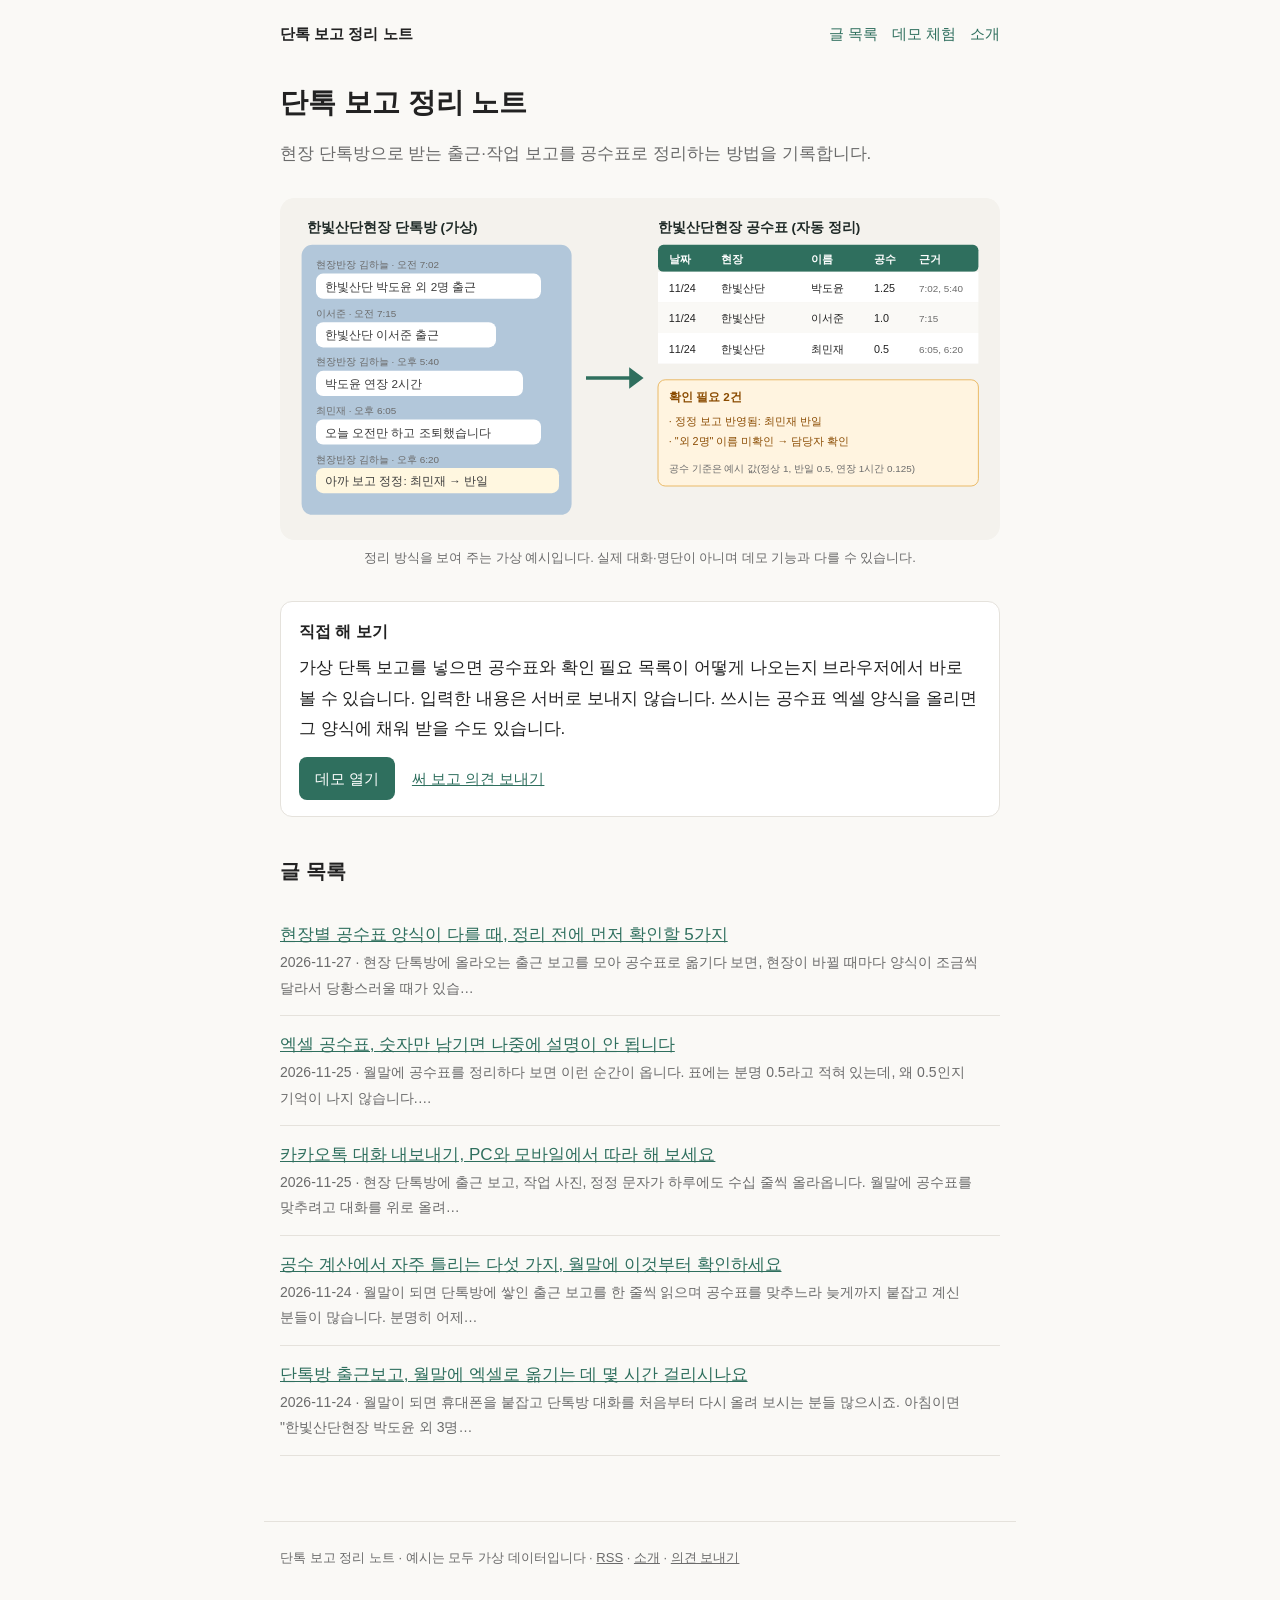
<file: index.html>
<!doctype html><html lang="ko"><head><meta charset="utf-8"><meta name="viewport" content="width=device-width,initial-scale=1"><title>단톡 보고 정리 노트</title><meta name="description" content="현장 단톡방으로 받는 출근·작업 보고를 공수표로 정리하는 방법을 기록합니다."><link rel="canonical" href="https://xoghd671652.github.io/"><link rel="icon" href="/favicon.svg" type="image/svg+xml"><link rel="apple-touch-icon" href="/apple-touch-icon.png"><link rel="alternate" type="application/rss+xml" title="단톡 보고 정리 노트" href="/feed.xml"><link rel="stylesheet" href="/style.css"><meta property="og:type" content="website"><meta property="og:site_name" content="단톡 보고 정리 노트"><meta property="og:title" content="단톡 보고 정리 노트"><meta property="og:description" content="현장 단톡방으로 받는 출근·작업 보고를 공수표로 정리하는 방법을 기록합니다."><meta property="og:url" content="https://xoghd671652.github.io/"><meta property="og:image" content="https://xoghd671652.github.io/img/og.png"><meta property="og:locale" content="ko_KR"><meta name="twitter:card" content="summary_large_image"><script type="application/ld+json">{"@context": "https://schema.org", "@type": "WebSite", "name": "단톡 보고 정리 노트", "url": "https://xoghd671652.github.io/", "inLanguage": "ko"}</script><meta name="msvalidate.01" content="B5FC4E5F736B177D6ACBA3833C8D852A"><meta name="naver-site-verification" content="8f89b6440cfc84ad4234673e2de5fc94712f2d72"><script data-goatcounter="https://dantok-note.goatcounter.com/count" async src="//gc.zgo.at/count.js"></script></head><body><header class="site"><a class="brand" href="/">단톡 보고 정리 노트</a><nav><a href="/">글 목록</a><a href="/demo/">데모 체험</a><a href="/about.html">소개</a></nav></header><main><h1>단톡 보고 정리 노트</h1><p class='intro'>현장 단톡방으로 받는 출근·작업 보고를 공수표로 정리하는 방법을 기록합니다.</p><figure><img src="/img/flow.svg" width="800" height="380" loading="lazy" alt="단톡방 출근 보고가 날짜·현장·사람별 공수표와 확인 필요 목록으로 정리되는 예시"><figcaption>정리 방식을 보여 주는 가상 예시입니다. 실제 대화·명단이 아니며 데모 기능과 다를 수 있습니다.</figcaption></figure><div class="box"><h3>직접 해 보기</h3><p>가상 단톡 보고를 넣으면 공수표와 확인 필요 목록이 어떻게 나오는지 브라우저에서 바로 볼 수 있습니다. 입력한 내용은 서버로 보내지 않습니다. 쓰시는 공수표 엑셀 양식을 올리면 그 양식에 채워 받을 수도 있습니다.</p><a class="btn" href="/demo/">데모 열기</a> <a href="https://docs.google.com/forms/d/e/1FAIpQLSdQNMnfW-nzIn9C7QTbSGf43SFmTXpxIgmlXTtVx63_FjBW1A/viewform" target="_blank" rel="noopener" style="margin-left:12px;font-size:15px">써 보고 의견 보내기</a></div><h2>글 목록</h2><ul class='list'><li><a href='/posts/2026-11-27_063908.html'>현장별 공수표 양식이 다를 때, 정리 전에 먼저 확인할 5가지</a><div class='meta'>2026-11-27 · 현장 단톡방에 올라오는 출근 보고를 모아 공수표로 옮기다 보면, 현장이 바뀔 때마다 양식이 조금씩 달라서 당황스러울 때가 있습…</div></li><li><a href='/posts/2026-11-25_063004.html'>엑셀 공수표, 숫자만 남기면 나중에 설명이 안 됩니다</a><div class='meta'>2026-11-25 · 월말에 공수표를 정리하다 보면 이런 순간이 옵니다. 표에는 분명 0.5라고 적혀 있는데, 왜 0.5인지 기억이 나지 않습니다.…</div></li><li><a href='/posts/2026-11-24_230509.html'>카카오톡 대화 내보내기, PC와 모바일에서 따라 해 보세요</a><div class='meta'>2026-11-25 · 현장 단톡방에 출근 보고, 작업 사진, 정정 문자가 하루에도 수십 줄씩 올라옵니다. 월말에 공수표를 맞추려고 대화를 위로 올려…</div></li><li><a href='/posts/2026-11-24_1603.html'>공수 계산에서 자주 틀리는 다섯 가지, 월말에 이것부터 확인하세요</a><div class='meta'>2026-11-24 · 월말이 되면 단톡방에 쌓인 출근 보고를 한 줄씩 읽으며 공수표를 맞추느라 늦게까지 붙잡고 계신 분들이 많습니다. 분명히 어제…</div></li><li><a href='/posts/2026-11-24_1601.html'>단톡방 출근보고, 월말에 엑셀로 옮기는 데 몇 시간 걸리시나요</a><div class='meta'>2026-11-24 · 월말이 되면 휴대폰을 붙잡고 단톡방 대화를 처음부터 다시 올려 보시는 분들 많으시죠. 아침이면 &quot;한빛산단현장 박도윤 외 3명…</div></li></ul></main><footer class="site">단톡 보고 정리 노트 · 예시는 모두 가상 데이터입니다 · <a href="/feed.xml">RSS</a> · <a href="/about.html">소개</a> · <a href="https://docs.google.com/forms/d/e/1FAIpQLSdQNMnfW-nzIn9C7QTbSGf43SFmTXpxIgmlXTtVx63_FjBW1A/viewform" target="_blank" rel="noopener">의견 보내기</a></footer></body></html>
</file>
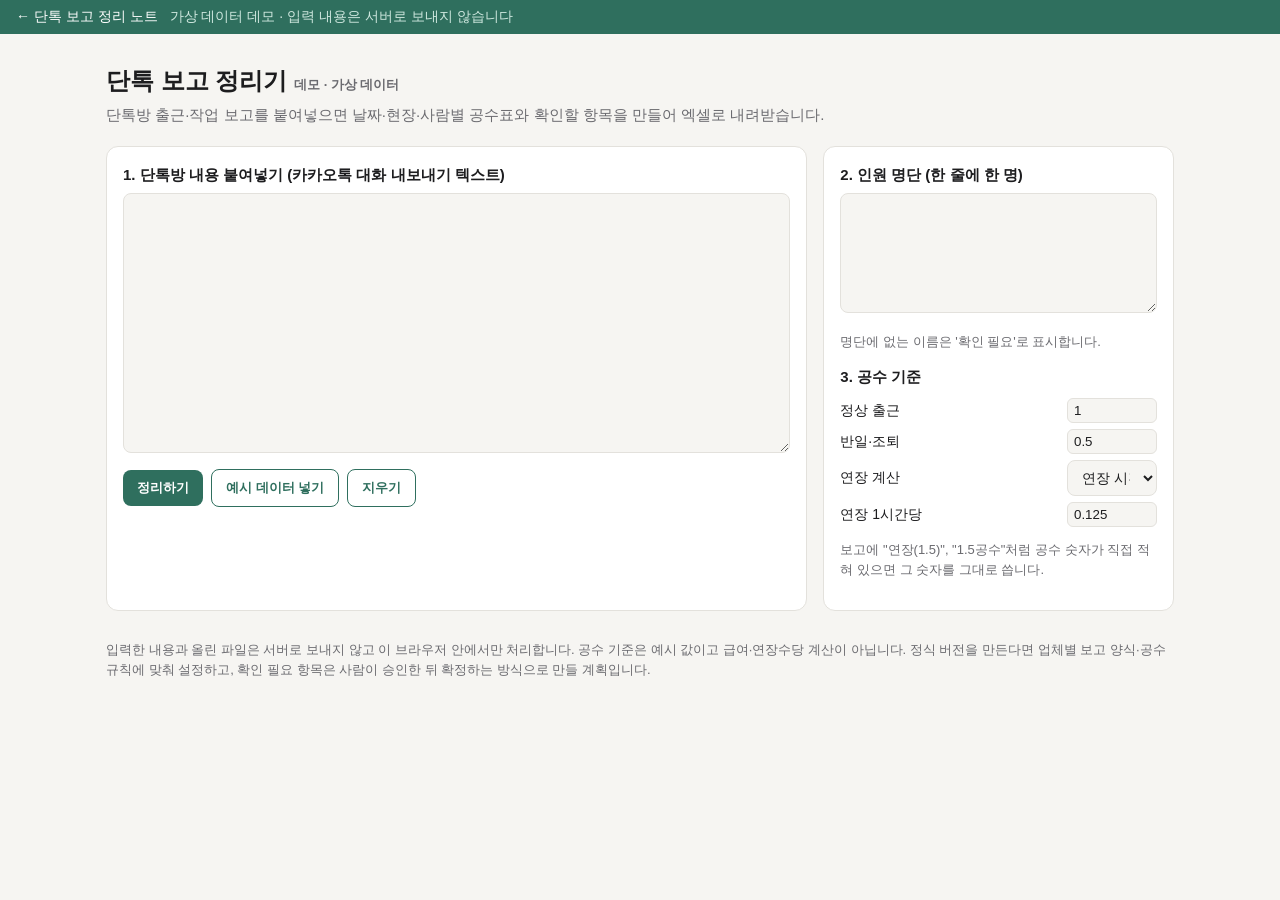
<file: demo/index.html>
<!doctype html>
<html lang="ko">
<head>
<meta charset="utf-8">
<meta name="viewport" content="width=device-width, initial-scale=1">
<title>단톡 보고 정리기</title>
<script src="xlsx.full.min.js"></script>
<script src="exceljs.min.js"></script>
<script src="jszip.min.js"></script>
<script src="template.js"></script>
<script src="xlsxfill.js"></script>
<style>
:root{--bg:#f6f5f2;--card:#fff;--ink:#1d1d1f;--sub:#6b6b70;--line:#e3e1dc;--acc:#2f6f5e;--warn:#b5651d;--warnbg:#fdf1e6;--ok:#2f6f5e}
@media (prefers-color-scheme:dark){:root:not([data-theme="light"]){--bg:#161618;--card:#1f1f22;--ink:#ececee;--sub:#9a9aa0;--line:#333338;--acc:#6fbfa6;--warn:#e7a35c;--warnbg:#2e2418}}
:root[data-theme="dark"]{--bg:#161618;--card:#1f1f22;--ink:#ececee;--sub:#9a9aa0;--line:#333338;--acc:#6fbfa6;--warn:#e7a35c;--warnbg:#2e2418}
*{box-sizing:border-box}
body{margin:0;background:var(--bg);color:var(--ink);font:15px/1.55 -apple-system,"Apple SD Gothic Neo","Malgun Gothic",sans-serif}
header{padding:28px 16px 8px;max-width:1100px;margin:auto}
h1{margin:0 0 4px;font-size:24px}
header p{margin:0;color:var(--sub)}
main{max-width:1100px;margin:auto;padding:12px 16px 48px;display:grid;grid-template-columns:minmax(0,1fr);gap:16px}
.card,.grid2>*{min-width:0}
.card{background:var(--card);border:1px solid var(--line);border-radius:12px;padding:16px}
.grid2{display:grid;grid-template-columns:2fr 1fr;gap:16px}
@media (max-width:760px){.grid2{grid-template-columns:1fr}}
label{display:block;font-weight:600;margin-bottom:6px}
textarea{width:100%;min-height:260px;border:1px solid var(--line);border-radius:8px;padding:10px;background:var(--bg);color:var(--ink);font:13px/1.5 ui-monospace,Menlo,monospace}
#roster{min-height:120px}
.row{display:flex;gap:8px;flex-wrap:wrap;align-items:center}
.set{display:grid;grid-template-columns:1fr 90px;gap:6px 10px;align-items:center;font-size:14px;margin-top:10px}
.set input{width:90px;padding:4px 6px;border:1px solid var(--line);border-radius:6px;background:var(--bg);color:var(--ink)}
button{border:0;border-radius:8px;padding:9px 14px;font-weight:600;cursor:pointer;background:var(--acc);color:#fff}
button.ghost{background:transparent;color:var(--acc);border:1px solid var(--acc)}
.stats{display:flex;gap:12px;flex-wrap:wrap}
.stat{flex:1;min-width:130px;border:1px solid var(--line);border-radius:10px;padding:10px 12px}
.stat b{display:block;font-size:22px}
.stat span{color:var(--sub);font-size:13px}
.tabs{display:flex;gap:6px;margin-bottom:10px;flex-wrap:wrap}
.tabs button{background:transparent;color:var(--sub);border:1px solid var(--line)}
.tabs button.on{background:var(--acc);color:#fff;border-color:var(--acc)}
.tw{overflow-x:auto}
dialog{border:1px solid var(--line);border-radius:12px;background:var(--card);color:var(--ink);max-width:min(520px,calc(100vw - 32px));padding:18px}
dialog::backdrop{background:rgba(0,0,0,.35)}
.tpl{margin-top:16px;border-top:1px solid var(--line);padding-top:14px}
.tpl input[type=text]{width:100%;padding:8px 10px;border:1px solid var(--line);border-radius:8px;background:var(--bg);color:var(--ink);font:inherit}
#tplInfo{white-space:pre-line}
select{border:1px solid var(--line);border-radius:8px;padding:8px 10px;background:var(--bg);color:var(--ink);font:inherit;max-width:100%}
table{border-collapse:collapse;width:100%;font-size:13px}
th,td{border-bottom:1px solid var(--line);padding:6px 8px;text-align:left;white-space:nowrap}
th{color:var(--sub);font-weight:600}
td.src{white-space:normal;color:var(--sub);min-width:220px}
tr.warn td{background:var(--warnbg)}
.tag{font-size:12px;padding:1px 6px;border-radius:10px;border:1px solid currentColor}
.tag.w{color:var(--warn)}.tag.o{color:var(--ok)}
.note{color:var(--sub);font-size:13px}
</style>
<meta name="description" content="가상 단톡 보고를 넣어 공수표와 확인 필요 목록을 만들어 보는 브라우저 데모. 입력 내용은 서버로 보내지 않습니다."><link rel="canonical" href="https://xoghd671652.github.io/demo/"><link rel="icon" href="/favicon.svg" type="image/svg+xml"><meta property="og:title" content="단톡 보고 정리기 데모"><meta property="og:image" content="https://xoghd671652.github.io/img/og.png"></head>
<body><div style="font:14px -apple-system,sans-serif;padding:8px 16px;background:#2f6f5e"><a href="/" style="color:#fff;text-decoration:none">← 단톡 보고 정리 노트</a><span style="color:#cfe8df;margin-left:12px">가상 데이터 데모 · 입력 내용은 서버로 보내지 않습니다</span></div>
<header>
  <h1>단톡 보고 정리기 <span class="note">데모 · 가상 데이터</span></h1>
  <p>단톡방 출근·작업 보고를 붙여넣으면 날짜·현장·사람별 공수표와 확인할 항목을 만들어 엑셀로 내려받습니다.</p>
</header>
<main>
  <div class="grid2">
    <div class="card">
      <label for="chat">1. 단톡방 내용 붙여넣기 (카카오톡 대화 내보내기 텍스트)</label>
      <textarea id="chat" spellcheck="false"></textarea>
      <div class="row" style="margin-top:10px">
        <button id="run">정리하기</button>
        <button class="ghost" id="sample">예시 데이터 넣기</button>
        <button class="ghost" id="clear">지우기</button>
      </div>
    </div>
    <div class="card">
      <label for="roster">2. 인원 명단 (한 줄에 한 명)</label>
      <textarea id="roster" spellcheck="false"></textarea>
      <p class="note">명단에 없는 이름은 '확인 필요'로 표시합니다.</p>
      <label style="margin-top:12px">3. 공수 기준</label>
      <div class="set">
        <span>정상 출근</span><input id="full" type="number" step="0.1" value="1">
        <span>반일·조퇴</span><input id="half" type="number" step="0.1" value="0.5">
        <span>연장 계산</span><select id="otMode" aria-label="연장 계산 방식"><option value="hour">연장 시간 × 1시간당 공수</option><option value="end">퇴근 시각 기준표</option></select>
        <span>연장 1시간당</span><input id="ot" type="number" step="0.025" value="0.125">
      </div>
      <div id="endBox" hidden style="margin-top:8px">
        <textarea id="endTable" spellcheck="false" style="min-height:90px" aria-label="퇴근 시각 기준표">17:00=1
19:30=1.4
20:00=1.5</textarea>
        <p class="note">한 줄에 "퇴근 시각=그날 공수". 보고의 "7시30분 퇴근", "19:30 퇴근"을 이 표로 바꿉니다. "연장 2시간"은 첫 줄 시각(정시)에 더해 계산합니다.</p>
      </div>
      <p class="note">보고에 "연장(1.5)", "1.5공수"처럼 공수 숫자가 직접 적혀 있으면 그 숫자를 그대로 씁니다.</p>
    </div>
  </div>

  <div class="card" id="out" hidden>
    <div class="stats" id="stats"></div>
    <div class="tabs" style="margin-top:14px">
      <button data-t="sum" class="on">사람별 공수표</button>
      <button data-t="det">상세 내역</button>
      <button data-t="rev">확인 필요</button>
    </div>
    <div class="tw" id="view"></div>
    <div class="tpl">
      <label>4. 엑셀로 받기</label>
      <div class="tabs" id="tplTabs">
        <button data-m="basic" class="on">기본 표</button>
        <button data-m="file">우리 양식 파일에 채우기</button>
        <button data-m="desc">칸 목록으로 새 양식 만들기</button>
      </div>
      <div id="tplFile" hidden>
        <input type="file" id="tplInput" accept=".xlsx">
        <p class="note">쓰시는 공수표 엑셀(.xlsx)을 올리면 성명 칸과 날짜 칸을 찾아, 채우기 전에 어느 칸을 바꾸는지 먼저 보여 드립니다. 양식 모양은 바꾸지 않고 값만 넣은 사본을 내려드립니다. 병합 칸이 많은 오래된 양식도 대부분 읽을 수 있으니, 채우기 전 미리보기에서 칸이 맞는지 확인해 주세요. 파일은 브라우저 안에서만 읽고 서버로 보내지 않습니다. .xls 파일은 엑셀에서 .xlsx로 저장한 뒤 올려 주세요.</p>
      </div>
      <div id="tplDesc" hidden>
        <input id="tplText" type="text" value="순번, 현장, 성명, 직종, 1~31, 합계, 출력일수, 비고" aria-label="칸 순서">
        <p class="note">칸 이름을 쉼표로 적으면 그 순서로 공수표를 만듭니다. 날짜 칸은 1~31, 날짜마다 근무·연장 두 칸이면 1~31(근무/OT)로 적어 주세요.</p>
      </div>
      <div class="row" style="margin-top:8px">
        <select id="tplUnit" aria-label="칸에 넣을 값"><option value="md">칸에 공수 넣기</option><option value="hours">칸에 시간 넣기 (내부 집계용 환산: 1공수=8시간 + 연장)</option></select>
        <button id="xlsx">엑셀 내려받기</button>
      </div>
      <p class="note" id="tplInfo"></p>
    </div>
    <dialog id="tplDlg" aria-labelledby="tplDlgT">
      <h3 id="tplDlgT" style="margin:0 0 8px">이 양식에 이렇게 채울까요?</h3>
      <div id="tplDlgBody" style="white-space:pre-line;font-size:14px"></div>
      <label style="font-weight:400;margin-top:10px;display:flex;gap:6px;align-items:center"><input type="checkbox" id="tplClear" checked> <span id="tplClearLabel">지난 값 지우기</span></label>
      <label id="tplAckRow" hidden style="font-weight:400;margin-top:6px;display:flex;gap:6px;align-items:center;color:var(--warn)"><input type="checkbox" id="tplAck"> <span id="tplAckLabel"></span></label>
      <p class="note">양식 모양(서식·병합·수식)과 다른 시트는 바꾸지 않고, 표시된 칸의 값만 넣거나 지웁니다. 올린 원본 파일은 그대로이고 채운 사본을 내려받습니다.</p>
      <div class="row" style="justify-content:flex-end;margin-top:10px"><button class="ghost" id="tplNo">취소</button><button id="tplYes">이대로 채우기</button></div>
    </dialog>
  </div>
  <p class="note">입력한 내용과 올린 파일은 서버로 보내지 않고 이 브라우저 안에서만 처리합니다. 공수 기준은 예시 값이고 급여·연장수당 계산이 아닙니다. 정식 버전을 만든다면 업체별 보고 양식·공수 규칙에 맞춰 설정하고, 확인 필요 항목은 사람이 승인한 뒤 확정하는 방식으로 만들 계획입니다.</p>
</main>

<script>
const SAMPLE_CHAT = `--------------- 2026년 11월 2일 월요일 ---------------
[김반장] [오전 7:05] 11/2 한빛산단현장 출근 박도윤 이서준 최하준 정민재 (4명)
[오반장] [오전 7:12] 한빛산단현장 2조 출근: 강지호, 윤시우, 장은우
[오반장] [오후 12:10] 장은우 오전 근무 후 조퇴 (반일)
[김반장] [오후 7:10] 박도윤 연장 2시간
--------------- 2026년 11월 3일 화요일 ---------------
[김반장] [오전 7:01] 한빛산단현장 출근 박도윤 이서준 최하준 정민재 한건우
[오반장] [오전 7:20] 한빛산단현장 2조 출근 강지호 윤시우 장은우
[김반장] [오전 9:30] 정정: 한건우 → 오늘 안전교육만 받고 퇴근
[오반장] [오후 6:40] 강지호 윤시우 연장 1.5시간
--------------- 2026년 11월 4일 수요일 ---------------
[김반장] [오전 7:03] 한빛산단현장 출근 박도윤 이서준 정민재 한건우 / 최하준 결근(병원)
[오반장] [오전 7:15] 한빛산단현장 2조 출근 강지호 윤시우 장은우 김태윤
[오반장] [오전 7:16] 김태윤 신규 오늘부터
[김반장] [오후 8:55] 이서준 연장 3시간`;
const SAMPLE_ROSTER = `박도윤
이서준
최하준
정민재
한건우
강지호
윤시우
장은우`;

const $ = s => document.querySelector(s);
let result = null, tab = 'sum';

function parseLines(text){
  // 카카오톡 PC 내보내기 형식과 모바일(안드로이드·아이폰) 형식을 모두 읽는다
  const out = []; let curDate = null; out.unknown = []; let orphan = false;   // orphan: 형식 모르는 줄 다음 줄들도 앞 보고에 붙이지 않음
  for (const raw of text.split(/\r?\n/)){
    const line = raw.trim(); if (!line) continue;
    let m = line.match(/(\d{4})년\s*(\d{1,2})월\s*(\d{1,2})일\s*\S*요일/);
    if (m && (/^-+/.test(line) || /^\d{4}년\s*\d{1,2}월\s*\d{1,2}일\s*\S*요일$/.test(line))) { curDate = fmt(m[1],m[2],m[3]); continue; }   // 날짜 구분 줄
    if (/^\d{4}년\s*\d{1,2}월\s*\d{1,2}일\s*(오전|오후)?\s*\d{1,2}:\d{2}$/.test(line)) { const d = line.match(/(\d{4})년\s*(\d{1,2})월\s*(\d{1,2})일/); curDate = fmt(d[1],d[2],d[3]); continue; }   // 모바일 내보내기의 시각만 있는 구분 줄
    m = line.match(/^\[([^\]]+)\]\s*\[(오전|오후)\s*(\d{1,2}):(\d{2})\]\s*(.*)$/);
    if (m) { out.push({date:curDate, who:m[1], time:`${m[2]} ${m[3]}:${m[4]}`, msg:m[5], raw:line}); orphan = false; continue; }
    m = line.match(/^(\d{4})년\s*(\d{1,2})월\s*(\d{1,2})일\s*(오전|오후)?\s*(\d{1,2}):(\d{2}),\s*([^:]+?)\s*:\s*(.*)$/);
    if (m) { curDate = fmt(m[1],m[2],m[3]); out.push({date:curDate, who:m[7], time:`${m[4]||''} ${m[5]}:${m[6]}`.trim(), msg:m[8], raw:line}); orphan = false; continue; }
    m = line.match(/^(\d{4})\.\s*(\d{1,2})\.\s*(\d{1,2})\.?\s*(오전|오후)?\s*(\d{1,2}):(\d{2}),\s*([^:]+?)\s*:\s*(.*)$/);   // 아이폰: 2026. 11. 24. 오전 7:42, 이름 : 내용
    if (m) { curDate = fmt(m[1],m[2],m[3]); out.push({date:curDate, who:m[7], time:`${m[4]||''} ${m[5]}:${m[6]}`.trim(), msg:m[8], raw:line}); orphan = false; continue; }
    if (/(카카오톡 대화|저장한 날짜|^Talk_|님과 카카오톡)/.test(line) && !out.length) continue;   // 파일 머리말
    if (!out.length || orphan || /^\d{4}\s*[.년\/-]\s*\d{1,2}|^\[[^\]]+\]\s*\[/.test(line)) { out.unknown.push(line); orphan = out.length > 0; continue; }   // 형식을 모르는 메시지 줄은 앞 보고에 붙이지 않는다
    if (out.length) { out[out.length-1].msg += ' ' + line; out[out.length-1].raw += '\n' + line; }
  }
  return out;
}
const fmt = (y,m,d) => `${y}-${String(m).padStart(2,'0')}-${String(d).padStart(2,'0')}`;

// "연장 2시간", "연장 1.5시간", "연장 1시간 30분", "연장 1시간반", "연장 15분" → 시간 수. 연장이라는 말은 있는데 시간을 못 읽으면 null.
function parseOt(seg){
  if (!/연장/.test(seg)) return undefined;
  const m = seg.match(/연장\s*(?:(\d+(?:\.\d+)?)\s*시간\s*(반)?)?\s*(?:(\d+)\s*분)?/);
  if (!m || (!m[1] && !m[3])) return null;
  if (/^\s*([\d.~\-–]|부터|에서)/.test(seg.slice(m.index + m[0].length))) return null;   // 범위(1시간~2시간)도 못 읽은 것으로   // '1시간 2..5분'처럼 뒤에 숫자가 더 붙으면 못 읽은 것으로
  return (m[1] ? parseFloat(m[1]) : 0) + (m[2] ? 0.5 : 0) + (m[3] ? parseInt(m[3], 10) / 60 : 0);
}
function analyze(chat, rosterText, rule){
  const roster = rosterText.split(/\r?\n/).map(s=>s.trim()).filter(Boolean);
  const rosterSet = new Set(roster);
  const msgs = parseLines(chat);
  const rec = new Map();   // key date|name -> record
  const review = [];
  if (msgs.unknown && msgs.unknown.length) review.push({date:'-', name:'-', reason:`형식을 알 수 없는 줄 ${msgs.unknown.length}개(카카오톡 내보내기 형식인지 확인)`, src:msgs.unknown.slice(0, 3).join(' / ')});
  const key = (d,n) => d + '|' + n;
  // 이름 후보: 띄어쓰기 단위 낱말. 명단 이름으로 시작하면(박도윤님·박도윤씨) 그 이름, 아니면 2~4자 낱말 중 동사·근태어가 아닌 것
  const rosterKo = roster.filter(n => /^[가-힣]+$/.test(n)).sort((a, b) => b.length - a.length);
  const hangulNames = s => { const out = []; for (const w of (s.match(/[가-힣]+/g) || [])) { const r = rosterKo.find(n => w === n || (w.startsWith(n) && /^(님|씨|반장|형|이형|이|가|은|는|도|만|과|와|의|께|에게|한테)$/.test(w.slice(n.length)))); if (r) { out.push(r); continue; } if (w.length >= 2 && w.length <= 4 && !/^(시간|출근|연장|조퇴|반일|결근|퇴근|정정|취소|수정|작업|오늘|내일|어제|오전|오후|점심|저녁|아침|근무|완료|도착|마치|먹고|이후)/.test(w) && !/(니다|어요|아요|했음|해요|예요|이요|함)$/.test(w)) out.push(w); } return out; };
  const latin = roster.filter(n => !/^[가-힣]+$/.test(n)).map(n => [n, new RegExp('(^|[^A-Za-z])' + n.replace(/[.*+?^${}()|[\]\\]/g, '\\$&') + '([^A-Za-z]|$)', 'i')]);   // 영문 등 한글 아닌 이름
  const STOP = new Set(['출근','연장','시간','오늘','오후','오전','조퇴','반일','결근','병원','정정','신규','부터','합니다','퇴근','안전교육','받고','현장','명','오늘부터','만','시간반','취소','수정','했습니다','합니다만']);

  for (const m of msgs){
    if (!m.date){ review.push({date:'-', name:'-', reason:'날짜를 알 수 없는 메시지', src:m.raw}); continue; }
    const text = m.msg;
    const siteM = text.match(/([가-힣A-Za-z0-9]+?)(현장|센터)/);
    const site = siteM ? siteM[1] + siteM[2] : null;
    const isCorrection = /정정|수정|취소/.test(text);
    // 본문에 적힌 날짜가 보낸 날짜와 다르면(뒤늦은 보고) 자동 반영하지 않는다
    const dm = text.match(/(\d{1,2})\s*\/\s*(\d{1,2})(?!\d)|(\d{1,2})\s*월\s*(\d{1,2})\s*일/);
    const [, mm, dd] = m.date.split('-').map(Number);
    if (/어제|그저께|전날/.test(text) || (dm && (+(dm[1]||dm[3]) !== mm || +(dm[2]||dm[4]) !== dd))) {
      review.push({date:m.date, name:'-', reason:'보고 날짜와 보낸 날짜가 다름(날짜 직접 확인, 자동 반영 안 함)', src:m.raw}); continue;
    }
    const segments = text.split(/\s\/\s/);

    for (const seg of segments){
      const names = hangulNames(seg).filter(w => !STOP.has(w) && !(site && site.includes(w)) && !/현장|센터$/.test(w));
      const known = names.filter(n => rosterSet.has(n)).concat(latin.filter(([, re]) => re.test(seg)).map(([n]) => n));
      const unknown = names.filter(n => !rosterSet.has(n) && looksLikeName(n));
      if (!known.length && !unknown.length && /출근|퇴근|연장|공수|반일|조퇴|결근/.test(seg) && !/\d+\s*명/.test(seg) && !/[A-Za-z]{2,}/.test(site ? seg.split(site).join('') : seg) && (m.who || '').trim()) { const w = m.who.trim(); if (rosterSet.has(w)) known.push(w); else if (looksLikeName(w) && /^[가-힣]+$/.test(w)) unknown.push(w); }   // 본인이 보낸 보고는 보낸 사람으로(명단 밖이면 확인 목록)   // 본인이 보낸 보고("출근했습니다")는 보낸 사람으로
      if (/출근/.test(seg) && !known.length && !unknown.length && !/\d+\s*명/.test(seg)) review.push({date:m.date, name:'(이름 없음)', reason:'출근 대상 이름을 찾지 못함(직접 확인)', src:m.raw});

      // 애매한 보고는 더하지 않고 확인 목록으로 (규칙 기반이라 확실한 것만 자동 처리)
      const people = [...new Set(known.concat(unknown))];
      const cats = ['출근', '연장', '반일|조퇴', '결근'].filter(k => new RegExp(k).test(seg));
      if (/안\s*(함|했|해|하|나|왔|옴)|않|못\s*[가-힣]|미출근|불참|없음|내일|모레|예정|할\s*예정|\?|나요|까요|했니|했냐|맞나/.test(seg) && people.length) {   // 부정·예정·질문 표현은 자동 반영하지 않음
        for (const n of people) { upsert(n,{src:m.raw}).flag = true; flag(m.date, n, '부정·예정·질문 표현이 있는 보고(직접 확인)', m.raw); }
        continue;
      }
      if (cats.length > 1 && people.length > 1) {
        for (const n of people) { upsert(n,{src:m.raw}).flag = true; flag(m.date, n, '여러 사람·여러 근태가 한 보고에 섞임(직접 확인)', m.raw); }
        continue;
      }
      const cnt = seg.match(/(외\s*)?(\d+)\s*명/);
      if (cnt && (cnt[1] || +cnt[2] !== people.length || !people.length)) review.push({date:m.date, name:(people[0]||'(이름 없음)'), reason:'인원수로 적힌 보고(빠진 이름을 직접 확인)', src:m.raw});
      if (/반일|조퇴|결근/.test(seg)) for (const n of new Set(unknown)) flag(m.date, n, '명단에 없는 이름의 근태 보고(직접 확인)', m.raw);
      if (/출근/.test(seg)){
        for (const n of known) upsert(n, {site, base: rule.full, src:m.raw});
        for (const n of unknown){ upsert(n, {site, base: rule.full, src:m.raw}); flag(m.date, n, '명단에 없는 이름(신규 인원인지 확인)', m.raw); }
      }
      // 보고에 적힌 공수 숫자("연장(1.5)", "1.5공수")는 그대로 쓴다
      const dmd = seg.match(/연장\s*[\(（]\s*(\d+(?:\.\d+)?)\s*[\)）]/) || seg.match(/(\d+(?:\.\d+)?)\s*공수/);
      const mdNums = [...new Set((seg.match(/연장\s*[\(（]\s*\d+(?:\.\d+)?\s*[\)）]|\d+(?:\.\d+)?\s*공수/g) || []).map(x => +x.match(/\d+(?:\.\d+)?/)[0]))];
      if (dmd && !isCorrection && mdNums.length > 1) { for (const n of new Set(known)) { upsert(n,{src:m.raw}).flag = true; flag(m.date, n, '한 보고에 서로 다른 공수 숫자가 있음(사람별 직접 확인)', m.raw); } }
      else if (dmd && !isCorrection) { for (const n of new Set(known)) { const r = upsert(n,{src:m.raw}); if (r.override != null && r.override !== +dmd[1]) { r.flag = true; flag(m.date, n, '같은 날 공수 숫자가 다르게 두 번 나옴(직접 확인)', m.raw); } r.override = +dmd[1]; r.note.push('보고 공수 ' + dmd[1]); } }
      // 퇴근 시각("7시30분 퇴근", "19:30 퇴근", "8시반 퇴근")
      // '오전·새벽'이 없으면 퇴근 시각은 오후로 본다
      const et = seg.match(/(오전|오후|저녁|밤|새벽)?\s*(\d{1,2})\s*(?::|시)\s*(반|\d{1,2})?\s*분?\s*(?:에\s*)?퇴근/);
      if (et && !isCorrection) { let h = +et[2]; const mi = et[3] === '반' ? 30 : +(et[3] || 0); if (/오전|새벽/.test(et[1] || '')) { if (h === 12) h = 0; } else if (h < 12) h += 12; for (const n of new Set(known)) { const r = upsert(n,{src:m.raw}); r.endMin = Math.max(r.endMin || 0, h * 60 + mi); } }
      const ot = dmd ? undefined : parseOt(seg);
      if (ot !== undefined && !isCorrection) {   // 정정·취소가 섞인 보고는 아래 정정 규칙으로 확인 목록에 간다
        const who = [...new Set(known)];   // 명단에 있는 사람만 합산. 명단 밖 후보는 확인 전까지 더하지 않는다
        const why = ot === null ? '연장 시간을 읽지 못함(직접 확인)'
          : (seg.match(/연장/g) || []).length > 1 ? '한 보고에 연장이 여러 번 나옴(사람별 직접 확인)'
          : (() => { let rest = seg.slice(0, seg.indexOf('연장')); for (const n of who) { if (!rest.includes(n)) { if (who.length === 1 && n === (m.who || '').trim() && !/[가-힣A-Za-z]/.test(rest.replace(/금일|오늘/g, ''))) continue; return true; } rest = rest.split(n).join(''); } if (site) rest = rest.split(site).join(''); return /[가-힣]/.test(rest.replace(/님|씨|반장|\d+조|금일|오늘|은|는|하고|이랑|랑|과|와|및/g, '')); })() ? '연장 대상이 분명하지 않음(다른 내용과 섞인 보고, 직접 확인)'
          : !who.length ? '연장 대상 이름을 찾지 못함(직접 확인)' : '';
        if (!why) for (const n of who) { const r = upsert(n,{src:m.raw}); if (r.otH) { r.flag = true; flag(m.date, n, '같은 날 연장 보고가 또 있음(중복 전송인지 확인)', m.raw); } r.otH += ot; }
        else if (who.length) for (const n of who) { upsert(n,{src:m.raw}).flag = true; flag(m.date, n, why, m.raw); }
        else review.push({date:m.date, name:'(이름 없음)', reason:why, src:m.raw});
        for (const n of new Set(unknown)) if (!why) flag(m.date, n, '명단에 없는 이름의 연장 보고(합산 안 함, 직접 확인)', m.raw);
      }
      if (/반일|조퇴/.test(seg)) for (const n of known) { const r = upsert(n,{src:m.raw}); r.base = Math.min(r.base || rule.half, rule.half); r.note.push('반일'); }
      if (/결근/.test(seg)) for (const n of known) { const r = upsert(n,{src:m.raw}); r.base = 0; r.note.push('결근'); }
      if (isCorrection && !known.length) review.push({date:m.date, name:(unknown[0]||'(이름 없음)'), reason:'정정·취소 보고(대상 직접 확인)', src:m.raw});
      if (isCorrection) for (const n of known) { const r = upsert(n,{src:m.raw}); r.flag = true; flag(m.date, n, '정정 보고: 공수 직접 확인 필요', m.raw); }
      if (!/출근|퇴근|연장|공수|반일|조퇴|결근|정정|수정|취소/.test(seg) && known.length) for (const n of known) flag(m.date, n, '규칙에 없는 내용이 담긴 보고', m.raw);
    }

    function upsert(n, {site:s, base, src}){
      const k = key(m.date, n);
      if (!rec.has(k)) rec.set(k, {date:m.date, name:n, site:null, base:0, otH:0, note:[], src:[], flag:false});
      const r = rec.get(k);
      if ((s||site) && !r.site) r.site = s||site;
      if (base !== undefined && r.base === 0 && !r.note.includes('결근')) r.base = base;
      if (src && !r.src.includes(src)) r.src.push(src);
      return r;
    }
  }
  function flag(date, name, reason, src){ review.push({date, name, reason, src}); const r = rec.get(key(date,name)); if (r) r.flag = true; }

  const rows = [...rec.values()].sort((a,b)=> a.date.localeCompare(b.date) || a.name.localeCompare(b.name));
  for (const r of rows){
    const table = (rule.table || []).slice().sort((a, b) => a.min - b.min);
    const lookup = mi => { let v = null; for (const t of table) if (mi >= t.min) v = t.md; return v; };
    if (r.override != null) {   // 보고에 적힌 공수. 연장 시간은 퇴근 시각이나 1시간당 공수로 되짚어 둔다(시간 양식용)
      r.total = r.override; r.otMd = r.total - r.base;
      if (r.otH) { /* 보고된 연장 시간은 그대로 둔다 */ }
      else if (rule.mode === 'end' && r.endMin && table.length) r.otH = Math.max(0, (r.endMin - table[0].min) / 60);
      else if (rule.mode !== 'end' && r.otMd > 0 && rule.ot > 0) r.otH = r.otMd / rule.ot;
      else if (r.otMd > 0) { r.otUnknown = true; review.push({date:r.date, name:r.name, reason:'보고 공수만 있어 연장 시간을 알 수 없음(공수는 반영, 시간 양식만 직접 확인)', src:r.src.join('\n')}); }   // 공수는 확실하므로 행을 보류하지 않는다
    }
    else if (rule.mode === 'end' && table.length && r.base >= rule.full && (r.endMin || r.otH)) {   // 퇴근 시각 기준표
      const end = r.endMin || table[0].min + r.otH * 60;
      const v = lookup(end); r.total = v == null ? r.base : Math.max(v, r.base); r.otMd = r.total - r.base;
      if (r.endMin) r.otH = Math.max(0, (r.endMin - table[0].min) / 60);
    } else {
      r.otMd = r.otH * rule.ot;   // 회사 반올림 기준이 정해지기 전에는 환산값을 그대로 두고, 표시할 때만 자릿수를 맞춘다
      r.total = r.base + r.otMd;
    }
    if (!r.site && r.base > 0){ r.flag = true; review.push({date:r.date, name:r.name, reason:'현장을 알 수 없음', src:r.src.join('\n')}); }
  }
  const dates = [...new Set(rows.map(r=>r.date))].sort();
  const names = [...new Set(rows.map(r=>r.name))].sort((a,b)=>{ const ia=roster.indexOf(a), ib=roster.indexOf(b); return (ia<0?999:ia)-(ib<0?999:ib); });
  return {rows, review, dates, names, msgCount: msgs.length};
}
function looksLikeName(w){ return w.length >= 2 && w.length <= 4 && !/요일|센터|현장|입니다|합니다|교육|병원/.test(w); }

function render(){
  if (!result) return;
  const {rows, review, dates, names, msgCount} = result;
  const sum = rows.reduce((s,r)=>s+r.total,0);
  $('#stats').innerHTML = [
    ['읽은 메시지', msgCount], ['인원', names.length], ['총 공수(확인 대기 포함)', show(sum)], ['확인 대기 공수', show(rows.filter(r => r.flag).reduce((t, r) => t + r.total, 0))], ['확인 필요', review.length]
  ].map(([t,v])=>`<div class="stat"><b>${v}</b><span>${t}</span></div>`).join('');
  document.querySelectorAll('.tabs [data-t]').forEach(b=>b.classList.toggle('on', b.dataset.t===tab));
  let h = '';
  if (tab==='sum'){
    h = `<table><tr><th>이름</th>${dates.map(d=>`<th>${d.slice(5)}</th>`).join('')}<th>합계</th></tr>`;
    for (const n of names){
      let t = 0;
      h += `<tr><td>${esc(n)}</td>` + dates.map(d=>{ const r = rows.find(x=>x.date===d && x.name===n); if(!r) return '<td></td>'; t+=r.total; return `<td>${show(r.total)}${r.flag?' <span class="tag w">확인</span>':''}</td>`; }).join('') + `<td><b>${show(t)}</b></td></tr>`;
    }
    h += '</table>';
  } else if (tab==='det'){
    h = `<table><tr><th>날짜</th><th>현장</th><th>이름</th><th>기본</th><th>연장(시간)</th><th>연장 공수</th><th>합계</th><th>비고</th><th>근거 보고</th></tr>`;
    for (const r of rows) h += `<tr class="${r.flag?'warn':''}"><td>${r.date}</td><td>${esc(r.site||'?')}</td><td>${esc(r.name)}</td><td>${r.base}</td><td>${r.otH||''}</td><td>${r.otMd?show(r.otMd):''}</td><td><b>${show(r.total)}</b></td><td>${esc(r.note.join(', '))}</td><td class="src">${esc(r.src.join(' / '))}</td></tr>`;
    h += '</table>';
  } else {
    h = review.length ? `<table><tr><th>날짜</th><th>이름</th><th>확인할 내용</th><th>근거 보고</th></tr>` + review.map(v=>`<tr class="warn"><td>${v.date}</td><td>${esc(v.name)}</td><td><span class="tag w">${esc(v.reason)}</span></td><td class="src">${esc(v.src)}</td></tr>`).join('') + '</table>' : '<p>확인할 항목이 없습니다.</p>';
  }
  $('#view').innerHTML = h;
  $('#out').hidden = false;
}
const show = v => String(+v.toFixed(6));          // 화면 표시용(부동소수 잡음 제거)
const esc = s => String(s).replace(/[&<>"]/g, c=>({'&':'&amp;','<':'&lt;','>':'&gt;','"':'&quot;'}[c]));

function exportXlsx(){
  const {rows, review, dates, names} = result;
  const wb = XLSX.utils.book_new();
  const sumAoa = [['이름', ...dates, '합계']].concat(names.map(n=>{ let t=0; const cells = dates.map(d=>{ const r=rows.find(x=>x.date===d&&x.name===n); if(!r) return ''; t+=r.total; return r.total; }); return [n, ...cells, t]; }));
  XLSX.utils.book_append_sheet(wb, XLSX.utils.aoa_to_sheet(sumAoa), '사람별 공수표');
  XLSX.utils.book_append_sheet(wb, XLSX.utils.json_to_sheet(rows.map(r=>({날짜:r.date, 현장:r.site||'', 이름:r.name, 기본공수:r.base, 연장시간:r.otH, 연장공수:r.otMd, 합계:r.total, 비고:r.note.join(', '), 확인필요:r.flag?'Y':'', 근거보고:r.src.join(' / ')}))), '상세 내역');
  XLSX.utils.book_append_sheet(wb, XLSX.utils.json_to_sheet(review.map(v=>({날짜:v.date, 이름:v.name, 확인할내용:v.reason, 근거보고:v.src}))), '확인 필요');
  XLSX.writeFile(wb, `공수정리_${dates[0]||''}_${dates[dates.length-1]||''}.xlsx`);
}

$('#otMode').onchange = () => { $('#endBox').hidden = $('#otMode').value !== 'end'; };
$('#sample').onclick = () => { $('#chat').value = SAMPLE_CHAT; $('#roster').value = SAMPLE_ROSTER; };
$('#clear').onclick = () => { $('#chat').value = ''; $('#out').hidden = true; result = null; };
$('#run').onclick = () => {
  const table = $('#endTable').value.split(/\r?\n/).map(l => l.match(/^\s*(\d{1,2}):(\d{2})\s*[=\s]\s*(\d+(?:\.\d+)?)\s*$/)).filter(Boolean).map(m => ({min: +m[1] * 60 + +m[2], md: +m[3]}));
  const rule = {full:+$('#full').value, half:+$('#half').value, ot:+$('#ot').value, mode: $('#otMode').value, table};
  result = analyze($('#chat').value, $('#roster').value, rule); tab = 'sum'; render();
};
document.querySelectorAll('.tabs [data-t]').forEach(b => b.onclick = () => { tab = b.dataset.t; render(); });
// ── 엑셀로 받기: 기본 표 / 고객 양식 파일에 채우기 / 칸 목록으로 새 양식
let tplMode = 'basic', tplBuf = null, tplName = '';
document.querySelectorAll('#tplTabs button').forEach(b => b.onclick = () => {
  tplMode = b.dataset.m;
  document.querySelectorAll('#tplTabs button').forEach(x => x.classList.toggle('on', x === b));
  $('#tplFile').hidden = tplMode !== 'file'; $('#tplDesc').hidden = tplMode !== 'desc'; $('#tplInfo').textContent = '';
});
const info = t => { $('#tplInfo').textContent = t; };
function saveBuffer(buf, name){
  const url = URL.createObjectURL(new Blob([buf], {type:'application/vnd.openxmlformats-officedocument.spreadsheetml.sheet'}));
  const a = document.createElement('a'); a.href = url; a.download = name; document.body.appendChild(a); a.click(); a.remove();
  setTimeout(() => URL.revokeObjectURL(url), 5000);
}
const tplOpts = () => ({ unit: $('#tplUnit').value, hoursPerMd: 8 });
// 양식 채우기: 미리보기(plan)로 바꿀 칸 목록을 만들고, 확인을 받은 뒤 그 칸 값만 써 넣는다(apply)
const XDEPS = () => ({ XLSX: window.XLSX, Tmpl: window.Tmpl, JSZip: window.JSZip, DOMParser, XMLSerializer });
function planFill(clear){ try { return XFill.plan(XDEPS(), new Uint8Array(tplBuf), result, Object.assign(tplOpts(), { clear })); } catch (e) { return { error: e.message }; } }
function dlgBody(p){
  const st = p.rep.structure, c = st.cols;
  return [
    `시트: 「${p.sheet}」`,
    `성명 ${c.name}열 · 날짜 칸 ${st.dayCount}개${st.pairs ? '(근무/O·T 두 칸)' : ''}${c.total ? ` · 합계 ${c.total}열` : ''} · ${st.start}행부터`,
    `넣을 칸 ${p.rep.plan.fill}개 (${p.rep.placed.length}명) · 지울 칸 ${p.rep.plan.clear}개`,
    p.rep.skipped.length ? `건너뛸 항목 ${p.rep.skipped.length}개 (확인 필요 등)` : '',
    ...p.rep.warnings.map(w => '주의: ' + w),
  ].filter(Boolean).join('\n');
}
function askConfirm(p){
  return new Promise(resolve => {
    let cur = p;
    $('#tplClear').checked = true;
    $('#tplDlgBody').textContent = dlgBody(cur);
    $('#tplClearLabel').textContent = `지난 값 지우기 (이름 있는 줄의 숫자·짧은 표시 ${p.rep.plan.clear}칸)`;
    $('#tplClear').onchange = () => { const q = planFill($('#tplClear').checked); if (!q.error && q.rep.ok) { cur = q; $('#tplDlgBody').textContent = dlgBody(cur); } };   // 체크를 바꾸면 미리보기도 다시
    const needAck = !!p.rep.ack;
    $('#tplAckRow').hidden = !needAck; $('#tplAck').checked = false; $('#tplAckLabel').textContent = needAck ? p.rep.ack + ' (이 시트가 맞습니다)' : '';
    $('#tplYes').disabled = needAck; $('#tplAck').onchange = () => { $('#tplYes').disabled = !$('#tplAck').checked; };
    const dlg = $('#tplDlg');
    const done = v => { dlg.close(); $('#tplYes').onclick = $('#tplNo').onclick = null; resolve(v ? cur : null); };
    $('#tplYes').onclick = () => done(true); $('#tplNo').onclick = () => done(false);
    dlg.oncancel = () => done(false);
    if (dlg.showModal) dlg.showModal(); else resolve(confirm('이 양식에 채울까요?') ? cur : null);
  });
}
function reportText(rep){
  if (!rep.ok) return '채우지 못했습니다. ' + rep.warnings.join(' ');
  const st = rep.structure, c = st.cols;
  const lines = [`시트 「${rep.sheet}」에 ${rep.placed.length}명을 채웠습니다. (성명 ${c.name}열, 날짜 칸 ${st.dayCount}개${st.pairs ? '·근무/O·T 두 칸' : ''}${c.total ? `, 합계 ${c.total}열` : ''}, ${st.start}행부터)`];
  if (rep.skipped.length) lines.push(`건너뛴 항목 ${rep.skipped.length}개: ` + rep.skipped.slice(0, 5).join(' / ') + (rep.skipped.length > 5 ? ' …' : ''));
  rep.warnings.forEach(w => lines.push('주의: ' + w));
  if (rep.otherSheets && rep.otherSheets.length) lines.push(`결과 파일에 다른 시트도 그대로 남아 있습니다(${rep.otherSheets.join(', ')}). 공유 전에 급여·연락처 등이 없는지 확인하세요.`);
  return lines.join('\n');
}
$('#tplInput').onchange = async e => {
  const f = e.target.files[0]; tplBuf = null; tplName = '';
  if (!f) return;
  if (!/\.xlsx$/i.test(f.name)) { info('.xlsx 파일만 읽을 수 있습니다. 엑셀에서 「다른 이름으로 저장 → Excel 통합 문서(.xlsx)」로 바꿔 주세요.'); return; }
  tplBuf = await f.arrayBuffer(); tplName = f.name;
  const p = planFill(true);
  if (p.error) { info(`파일을 읽지 못했습니다(${p.error}).`); tplBuf = null; return; }
  info(p.rep.ok ? `양식을 읽었습니다. 시트 「${p.sheet}」, 성명 ${p.rep.structure.cols.name}열, 날짜 칸 ${p.rep.structure.dayCount}개. 「엑셀 내려받기」를 누르면 채울 칸을 먼저 보여 드립니다.` : reportText(p.rep));
};
$('#xlsx').onclick = async () => {
  if (!result) return;
  if (tplMode === 'basic') { if (!window.XLSX) { info('엑셀 라이브러리를 불러오지 못했습니다.'); return; } exportXlsx(); return; }
  if (!window.ExcelJS || !window.Tmpl) { info('양식 기능을 불러오지 못했습니다. 새로고침해 주세요.'); return; }
  if (tplMode === 'file') {
    if (!tplBuf) { info('먼저 공수표 양식 파일(.xlsx)을 올려 주세요.'); return; }
    const p = planFill(true);
    if (p.error) { info(`파일을 읽지 못했습니다(${p.error}).`); return; }
    if (!p.rep.ok) { info(reportText(p.rep)); return; }
    const final = await askConfirm(p);
    if (!final) { info('채우기를 취소했습니다. 파일은 바뀌지 않았습니다.'); return; }
    try {
      const out = await XFill.apply(XDEPS(), new Uint8Array(tplBuf), final.sheet, final.writes);
      info(reportText(final.rep));
      saveBuffer(out, tplName.replace(/\.xlsx$/i, '') + '_채움.xlsx');
    } catch (e) { info('저장하지 못했습니다: ' + e.message); }
  } else {
    const out = Tmpl.buildFromDescription(ExcelJS, $('#tplText').value, result, tplOpts());
    if (out.error) { info(out.error); return; }
    info(`설명하신 칸 순서로 ${result.names.length}명 공수표를 만들었습니다.`);
    saveBuffer(await out.wb.xlsx.writeBuffer(), `공수표_${(result.dates[0]||'').slice(0,7)}.xlsx`);
  }
};
if (typeof module !== 'undefined') module.exports = {parseLines, analyze};
</script>
</body>
</html>
</file>
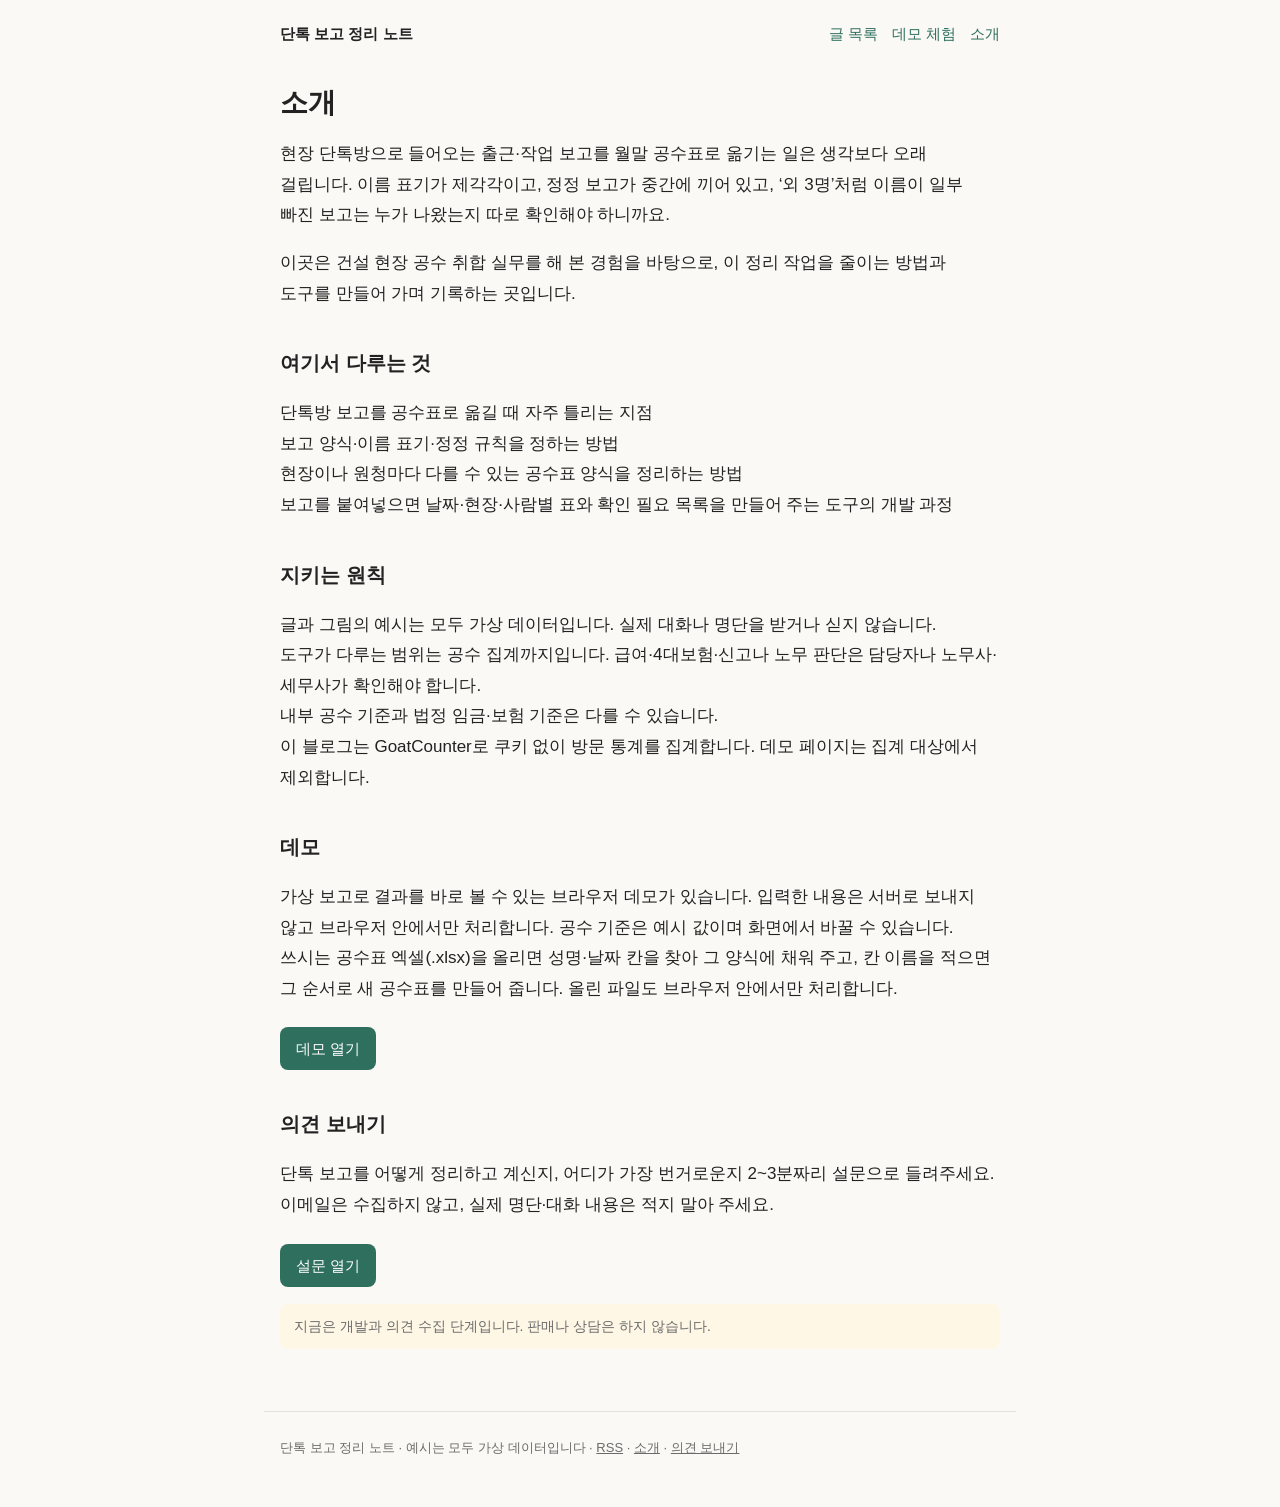
<file: about.html>
<!doctype html><html lang="ko"><head><meta charset="utf-8"><meta name="viewport" content="width=device-width,initial-scale=1"><title>소개 | 단톡 보고 정리 노트</title><meta name="description" content="단톡방 출근·작업 보고를 공수표로 정리하는 방법과 도구를 기록하는 곳입니다."><link rel="canonical" href="https://xoghd671652.github.io/about.html"><link rel="icon" href="/favicon.svg" type="image/svg+xml"><link rel="apple-touch-icon" href="/apple-touch-icon.png"><link rel="alternate" type="application/rss+xml" title="단톡 보고 정리 노트" href="/feed.xml"><link rel="stylesheet" href="/style.css"><meta property="og:type" content="website"><meta property="og:site_name" content="단톡 보고 정리 노트"><meta property="og:title" content="소개"><meta property="og:description" content="단톡방 출근·작업 보고를 공수표로 정리하는 방법과 도구를 기록하는 곳입니다."><meta property="og:url" content="https://xoghd671652.github.io/about.html"><meta property="og:image" content="https://xoghd671652.github.io/img/og.png"><meta property="og:locale" content="ko_KR"><meta name="twitter:card" content="summary_large_image"><script data-goatcounter="https://dantok-note.goatcounter.com/count" async src="//gc.zgo.at/count.js"></script></head><body><header class="site"><a class="brand" href="/">단톡 보고 정리 노트</a><nav><a href="/">글 목록</a><a href="/demo/">데모 체험</a><a href="/about.html">소개</a></nav></header><main><h1>소개</h1>
<p>현장 단톡방으로 들어오는 출근·작업 보고를 월말 공수표로 옮기는 일은 생각보다 오래 걸립니다. 이름 표기가 제각각이고, 정정 보고가 중간에 끼어 있고, &lsquo;외 3명&rsquo;처럼 이름이 일부 빠진 보고는 누가 나왔는지 따로 확인해야 하니까요.</p>
<p>이곳은 건설 현장 공수 취합 실무를 해 본 경험을 바탕으로, 이 정리 작업을 줄이는 방법과 도구를 만들어 가며 기록하는 곳입니다.</p>
<h2>여기서 다루는 것</h2>
<p>단톡방 보고를 공수표로 옮길 때 자주 틀리는 지점<br>보고 양식·이름 표기·정정 규칙을 정하는 방법<br>현장이나 원청마다 다를 수 있는 공수표 양식을 정리하는 방법<br>보고를 붙여넣으면 날짜·현장·사람별 표와 확인 필요 목록을 만들어 주는 도구의 개발 과정</p>
<h2>지키는 원칙</h2>
<p>글과 그림의 예시는 모두 가상 데이터입니다. 실제 대화나 명단을 받거나 싣지 않습니다.<br>도구가 다루는 범위는 공수 집계까지입니다. 급여·4대보험·신고나 노무 판단은 담당자나 노무사·세무사가 확인해야 합니다.<br>내부 공수 기준과 법정 임금·보험 기준은 다를 수 있습니다.<br>이 블로그는 GoatCounter로 쿠키 없이 방문 통계를 집계합니다. 데모 페이지는 집계 대상에서 제외합니다.</p>
<h2>데모</h2>
<p>가상 보고로 결과를 바로 볼 수 있는 브라우저 데모가 있습니다. 입력한 내용은 서버로 보내지 않고 브라우저 안에서만 처리합니다. 공수 기준은 예시 값이며 화면에서 바꿀 수 있습니다. 쓰시는 공수표 엑셀(.xlsx)을 올리면 성명·날짜 칸을 찾아 그 양식에 채워 주고, 칸 이름을 적으면 그 순서로 새 공수표를 만들어 줍니다. 올린 파일도 브라우저 안에서만 처리합니다.</p>
<p><a class="btn" href="/demo/">데모 열기</a></p>
<h2>의견 보내기</h2><p>단톡 보고를 어떻게 정리하고 계신지, 어디가 가장 번거로운지 2~3분짜리 설문으로 들려주세요. 이메일은 수집하지 않고, 실제 명단·대화 내용은 적지 말아 주세요.</p><p><a class="btn" href="https://docs.google.com/forms/d/e/1FAIpQLSdQNMnfW-nzIn9C7QTbSGf43SFmTXpxIgmlXTtVx63_FjBW1A/viewform" target="_blank" rel="noopener">설문 열기</a></p><p class="notice">지금은 개발과 의견 수집 단계입니다. 판매나 상담은 하지 않습니다.</p></main><footer class="site">단톡 보고 정리 노트 · 예시는 모두 가상 데이터입니다 · <a href="/feed.xml">RSS</a> · <a href="/about.html">소개</a> · <a href="https://docs.google.com/forms/d/e/1FAIpQLSdQNMnfW-nzIn9C7QTbSGf43SFmTXpxIgmlXTtVx63_FjBW1A/viewform" target="_blank" rel="noopener">의견 보내기</a></footer></body></html>
</file>
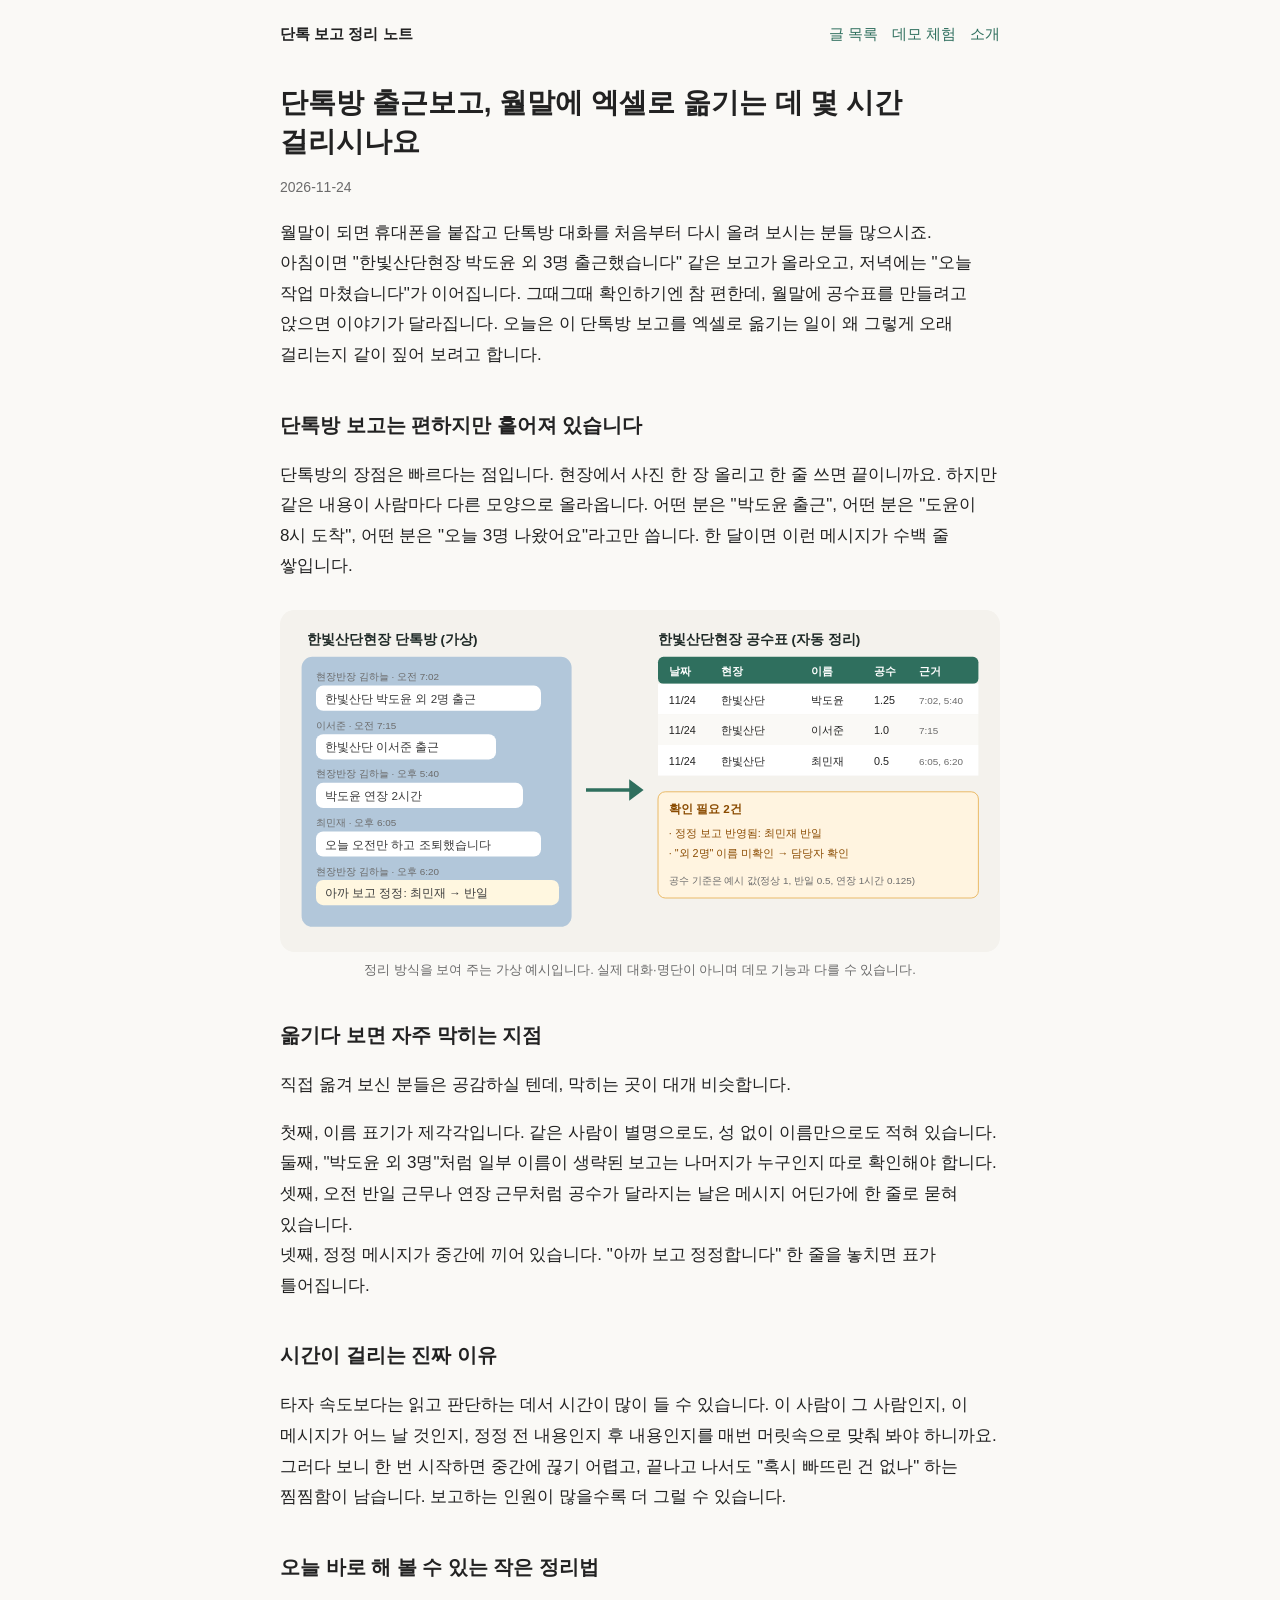
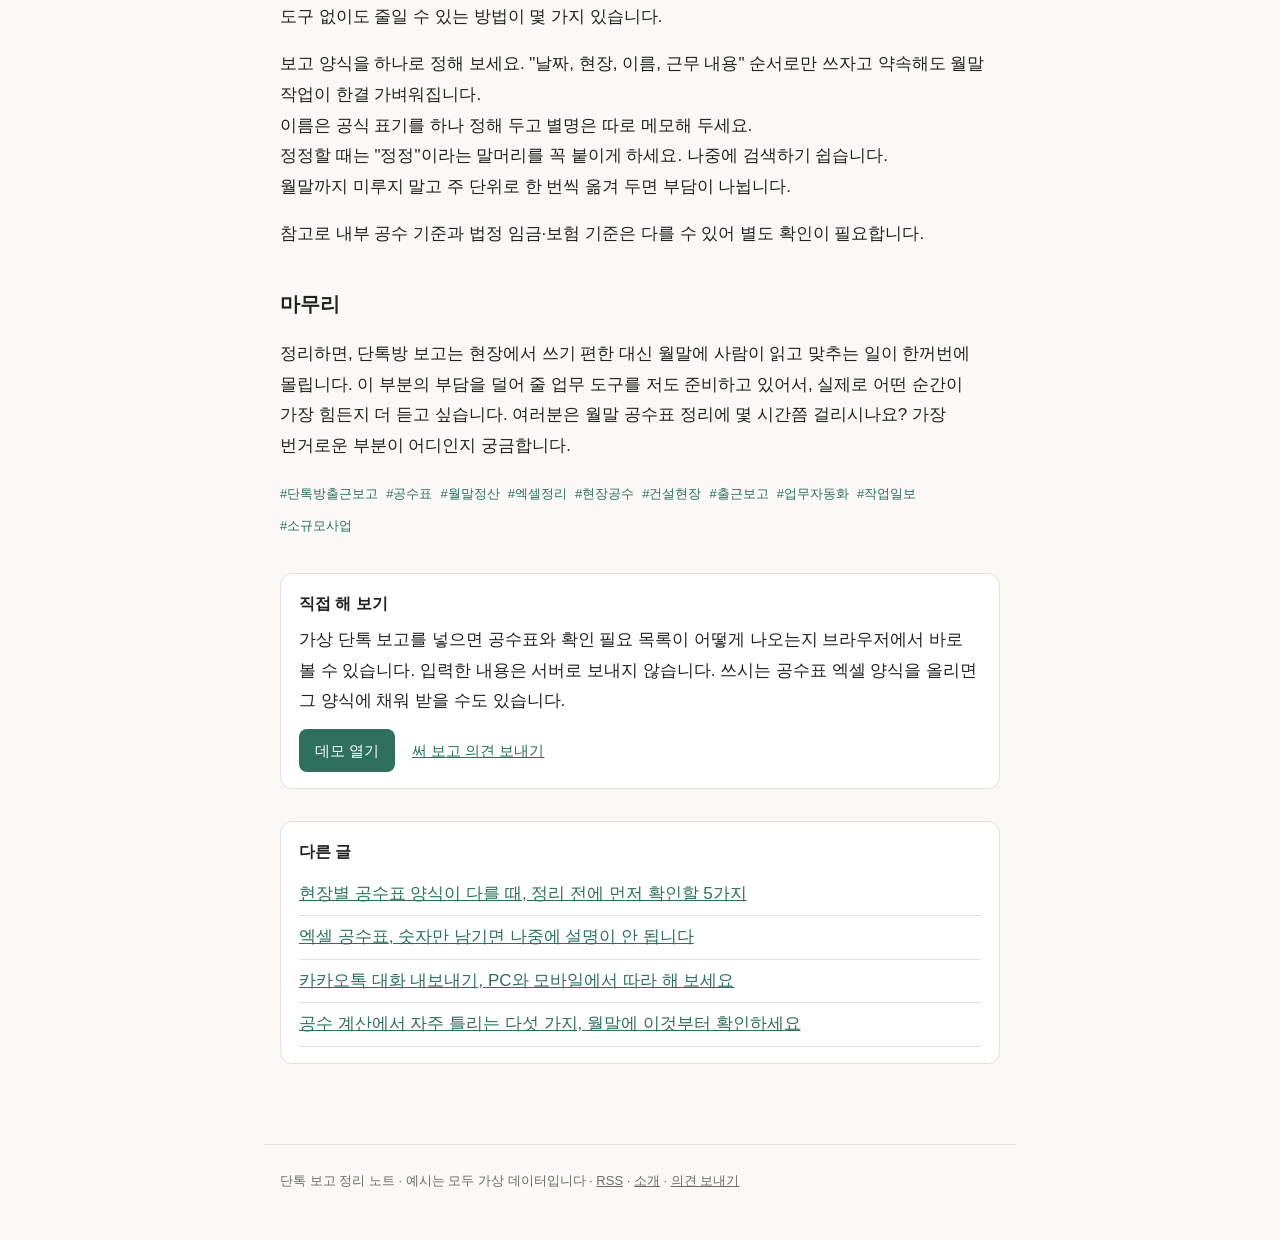
<file: posts/2026-11-24_1601.html>
<!doctype html><html lang="ko"><head><meta charset="utf-8"><meta name="viewport" content="width=device-width,initial-scale=1"><title>단톡방 출근보고, 월말에 엑셀로 옮기는 데 몇 시간 걸리시나요 | 단톡 보고 정리 노트</title><meta name="description" content="월말이 되면 휴대폰을 붙잡고 단톡방 대화를 처음부터 다시 올려 보시는 분들 많으시죠. 아침이면 &quot;한빛산단현장 박도윤 외 3명 출근했습니다&quot; 같은 보고가 올라오고, 저녁에는 &quot;오늘 작업 마쳤습니다&quot;가 이어집니다. 그때그때 확인하기엔 참 편한데, 월말에…"><link rel="canonical" href="https://xoghd671652.github.io/posts/2026-11-24_1601.html"><link rel="icon" href="/favicon.svg" type="image/svg+xml"><link rel="apple-touch-icon" href="/apple-touch-icon.png"><link rel="alternate" type="application/rss+xml" title="단톡 보고 정리 노트" href="/feed.xml"><link rel="stylesheet" href="/style.css"><meta property="og:type" content="article"><meta property="og:site_name" content="단톡 보고 정리 노트"><meta property="og:title" content="단톡방 출근보고, 월말에 엑셀로 옮기는 데 몇 시간 걸리시나요"><meta property="og:description" content="월말이 되면 휴대폰을 붙잡고 단톡방 대화를 처음부터 다시 올려 보시는 분들 많으시죠. 아침이면 &quot;한빛산단현장 박도윤 외 3명 출근했습니다&quot; 같은 보고가 올라오고, 저녁에는 &quot;오늘 작업 마쳤습니다&quot;가 이어집니다. 그때그때 확인하기엔 참 편한데, 월말에…"><meta property="og:url" content="https://xoghd671652.github.io/posts/2026-11-24_1601.html"><meta property="og:image" content="https://xoghd671652.github.io/img/og.png"><meta property="og:locale" content="ko_KR"><meta name="twitter:card" content="summary_large_image"><script type="application/ld+json">{"@context": "https://schema.org", "@type": "BlogPosting", "headline": "단톡방 출근보고, 월말에 엑셀로 옮기는 데 몇 시간 걸리시나요", "datePublished": "2026-11-24", "dateModified": "2026-11-26", "inLanguage": "ko", "image": "https://xoghd671652.github.io/img/og.png", "mainEntityOfPage": "https://xoghd671652.github.io/posts/2026-11-24_1601.html", "author": {"@type": "Organization", "name": "단톡 보고 정리 노트"}, "keywords": "단톡방출근보고, 공수표, 월말정산, 엑셀정리, 현장공수, 건설현장, 출근보고, 업무자동화, 작업일보, 소규모사업"}</script><script data-goatcounter="https://dantok-note.goatcounter.com/count" async src="//gc.zgo.at/count.js"></script></head><body><header class="site"><a class="brand" href="/">단톡 보고 정리 노트</a><nav><a href="/">글 목록</a><a href="/demo/">데모 체험</a><a href="/about.html">소개</a></nav></header><main><article><h1>단톡방 출근보고, 월말에 엑셀로 옮기는 데 몇 시간 걸리시나요</h1><p class='meta'>2026-11-24</p><p>월말이 되면 휴대폰을 붙잡고 단톡방 대화를 처음부터 다시 올려 보시는 분들 많으시죠. 아침이면 &quot;한빛산단현장 박도윤 외 3명 출근했습니다&quot; 같은 보고가 올라오고, 저녁에는 &quot;오늘 작업 마쳤습니다&quot;가 이어집니다. 그때그때 확인하기엔 참 편한데, 월말에 공수표를 만들려고 앉으면 이야기가 달라집니다. 오늘은 이 단톡방 보고를 엑셀로 옮기는 일이 왜 그렇게 오래 걸리는지 같이 짚어 보려고 합니다.</p>
<h2>단톡방 보고는 편하지만 흩어져 있습니다</h2>
<p>단톡방의 장점은 빠르다는 점입니다. 현장에서 사진 한 장 올리고 한 줄 쓰면 끝이니까요. 하지만 같은 내용이 사람마다 다른 모양으로 올라옵니다. 어떤 분은 &quot;박도윤 출근&quot;, 어떤 분은 &quot;도윤이 8시 도착&quot;, 어떤 분은 &quot;오늘 3명 나왔어요&quot;라고만 씁니다. 한 달이면 이런 메시지가 수백 줄 쌓입니다.</p>
<figure><img src="/img/flow.svg" width="800" height="380" loading="lazy" alt="단톡방 출근 보고가 날짜·현장·사람별 공수표와 확인 필요 목록으로 정리되는 예시"><figcaption>정리 방식을 보여 주는 가상 예시입니다. 실제 대화·명단이 아니며 데모 기능과 다를 수 있습니다.</figcaption></figure>
<h2>옮기다 보면 자주 막히는 지점</h2>
<p>직접 옮겨 보신 분들은 공감하실 텐데, 막히는 곳이 대개 비슷합니다.</p>
<p>첫째, 이름 표기가 제각각입니다. 같은 사람이 별명으로도, 성 없이 이름만으로도 적혀 있습니다.<br>둘째, &quot;박도윤 외 3명&quot;처럼 일부 이름이 생략된 보고는 나머지가 누구인지 따로 확인해야 합니다.<br>셋째, 오전 반일 근무나 연장 근무처럼 공수가 달라지는 날은 메시지 어딘가에 한 줄로 묻혀 있습니다.<br>넷째, 정정 메시지가 중간에 끼어 있습니다. &quot;아까 보고 정정합니다&quot; 한 줄을 놓치면 표가 틀어집니다.</p>
<h2>시간이 걸리는 진짜 이유</h2>
<p>타자 속도보다는 읽고 판단하는 데서 시간이 많이 들 수 있습니다. 이 사람이 그 사람인지, 이 메시지가 어느 날 것인지, 정정 전 내용인지 후 내용인지를 매번 머릿속으로 맞춰 봐야 하니까요. 그러다 보니 한 번 시작하면 중간에 끊기 어렵고, 끝나고 나서도 &quot;혹시 빠뜨린 건 없나&quot; 하는 찜찜함이 남습니다. 보고하는 인원이 많을수록 더 그럴 수 있습니다.</p>
<h2>오늘 바로 해 볼 수 있는 작은 정리법</h2>
<p>도구 없이도 줄일 수 있는 방법이 몇 가지 있습니다.</p>
<p>보고 양식을 하나로 정해 보세요. &quot;날짜, 현장, 이름, 근무 내용&quot; 순서로만 쓰자고 약속해도 월말 작업이 한결 가벼워집니다.<br>이름은 공식 표기를 하나 정해 두고 별명은 따로 메모해 두세요.<br>정정할 때는 &quot;정정&quot;이라는 말머리를 꼭 붙이게 하세요. 나중에 검색하기 쉽습니다.<br>월말까지 미루지 말고 주 단위로 한 번씩 옮겨 두면 부담이 나뉩니다.</p>
<p>참고로 내부 공수 기준과 법정 임금·보험 기준은 다를 수 있어 별도 확인이 필요합니다.</p>
<h2>마무리</h2>
<p>정리하면, 단톡방 보고는 현장에서 쓰기 편한 대신 월말에 사람이 읽고 맞추는 일이 한꺼번에 몰립니다. 이 부분의 부담을 덜어 줄 업무 도구를 저도 준비하고 있어서, 실제로 어떤 순간이 가장 힘든지 더 듣고 싶습니다. 여러분은 월말 공수표 정리에 몇 시간쯤 걸리시나요? 가장 번거로운 부분이 어디인지 궁금합니다.</p><p class='tags'><span>#단톡방출근보고</span><span>#공수표</span><span>#월말정산</span><span>#엑셀정리</span><span>#현장공수</span><span>#건설현장</span><span>#출근보고</span><span>#업무자동화</span><span>#작업일보</span><span>#소규모사업</span></p></article><div class="box"><h3>직접 해 보기</h3><p>가상 단톡 보고를 넣으면 공수표와 확인 필요 목록이 어떻게 나오는지 브라우저에서 바로 볼 수 있습니다. 입력한 내용은 서버로 보내지 않습니다. 쓰시는 공수표 엑셀 양식을 올리면 그 양식에 채워 받을 수도 있습니다.</p><a class="btn" href="/demo/">데모 열기</a> <a href="https://docs.google.com/forms/d/e/1FAIpQLSdQNMnfW-nzIn9C7QTbSGf43SFmTXpxIgmlXTtVx63_FjBW1A/viewform" target="_blank" rel="noopener" style="margin-left:12px;font-size:15px">써 보고 의견 보내기</a></div><div class="box"><h3>다른 글</h3><ul class="list" style="margin:0"><li style='padding:6px 0'><a href='/posts/2026-11-27_063908.html'>현장별 공수표 양식이 다를 때, 정리 전에 먼저 확인할 5가지</a></li><li style='padding:6px 0'><a href='/posts/2026-11-25_063004.html'>엑셀 공수표, 숫자만 남기면 나중에 설명이 안 됩니다</a></li><li style='padding:6px 0'><a href='/posts/2026-11-24_230509.html'>카카오톡 대화 내보내기, PC와 모바일에서 따라 해 보세요</a></li><li style='padding:6px 0'><a href='/posts/2026-11-24_1603.html'>공수 계산에서 자주 틀리는 다섯 가지, 월말에 이것부터 확인하세요</a></li></ul></div></main><footer class="site">단톡 보고 정리 노트 · 예시는 모두 가상 데이터입니다 · <a href="/feed.xml">RSS</a> · <a href="/about.html">소개</a> · <a href="https://docs.google.com/forms/d/e/1FAIpQLSdQNMnfW-nzIn9C7QTbSGf43SFmTXpxIgmlXTtVx63_FjBW1A/viewform" target="_blank" rel="noopener">의견 보내기</a></footer></body></html>
</file>
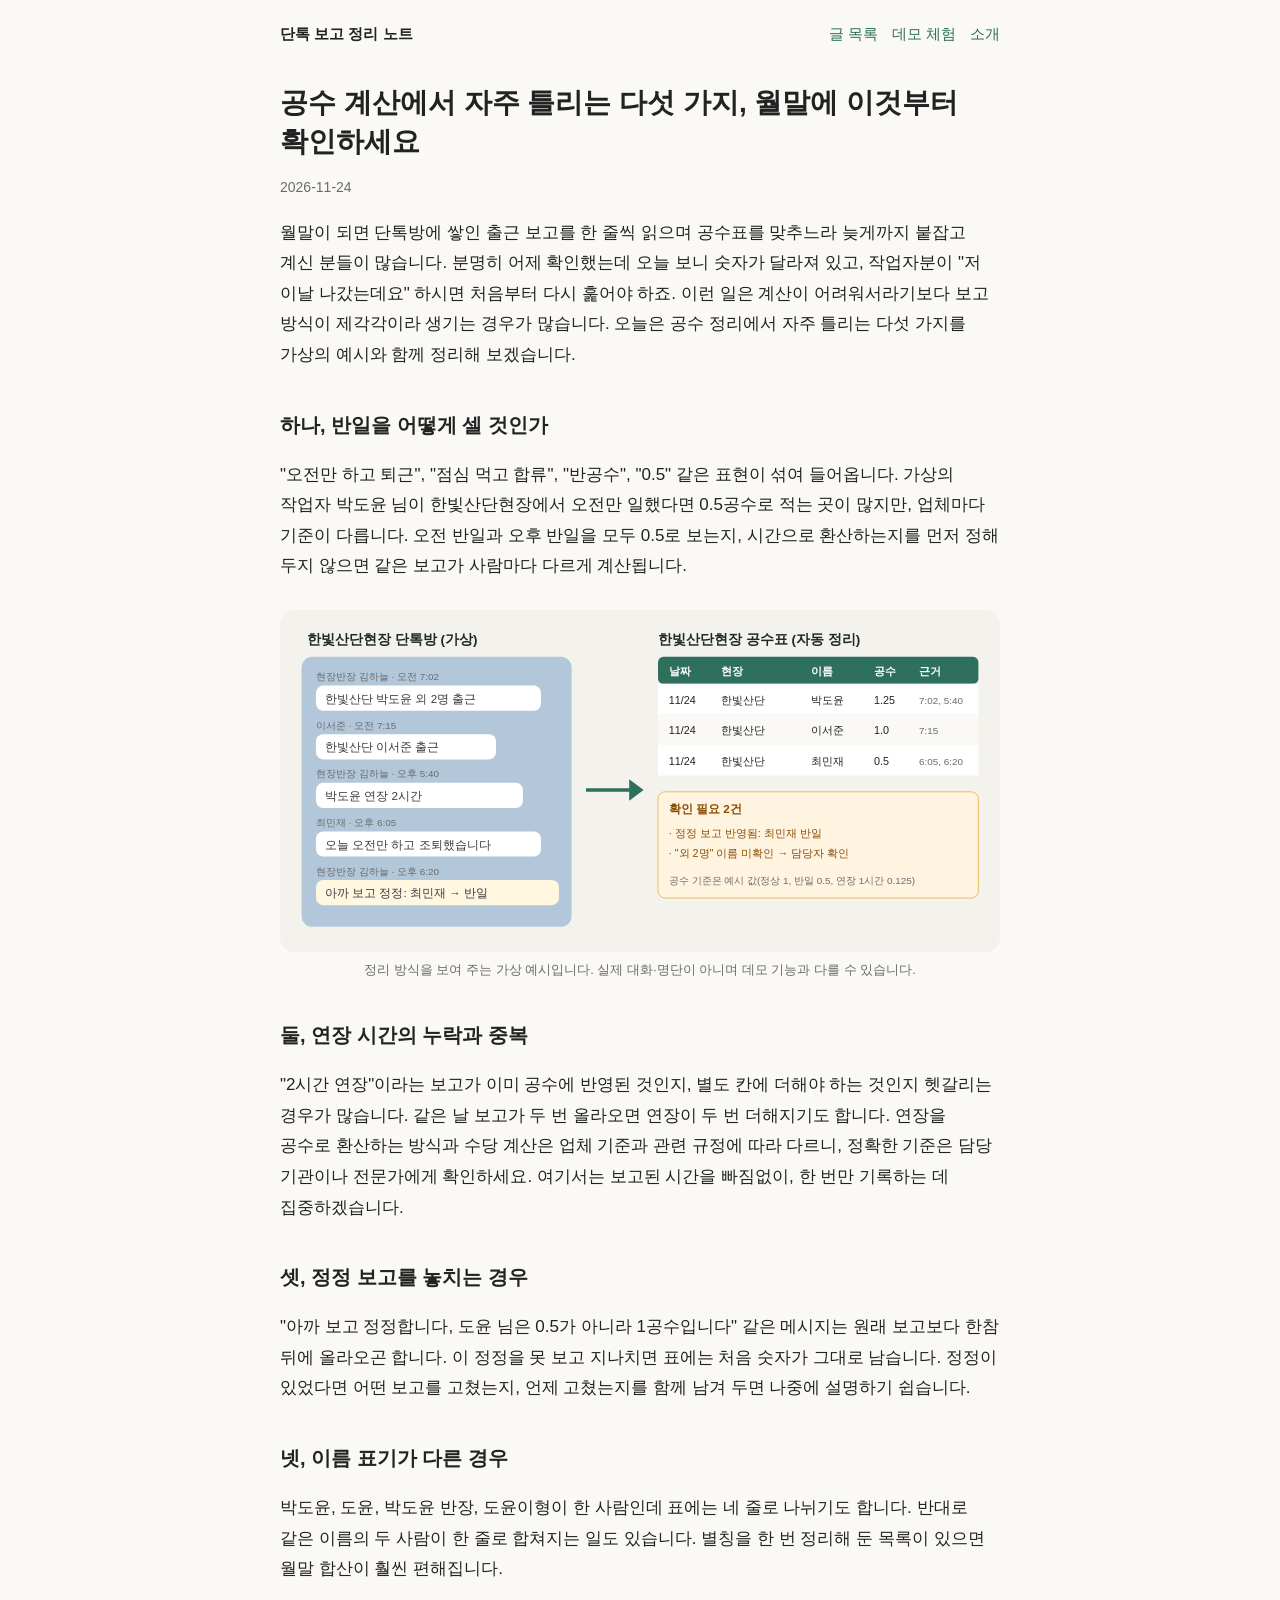
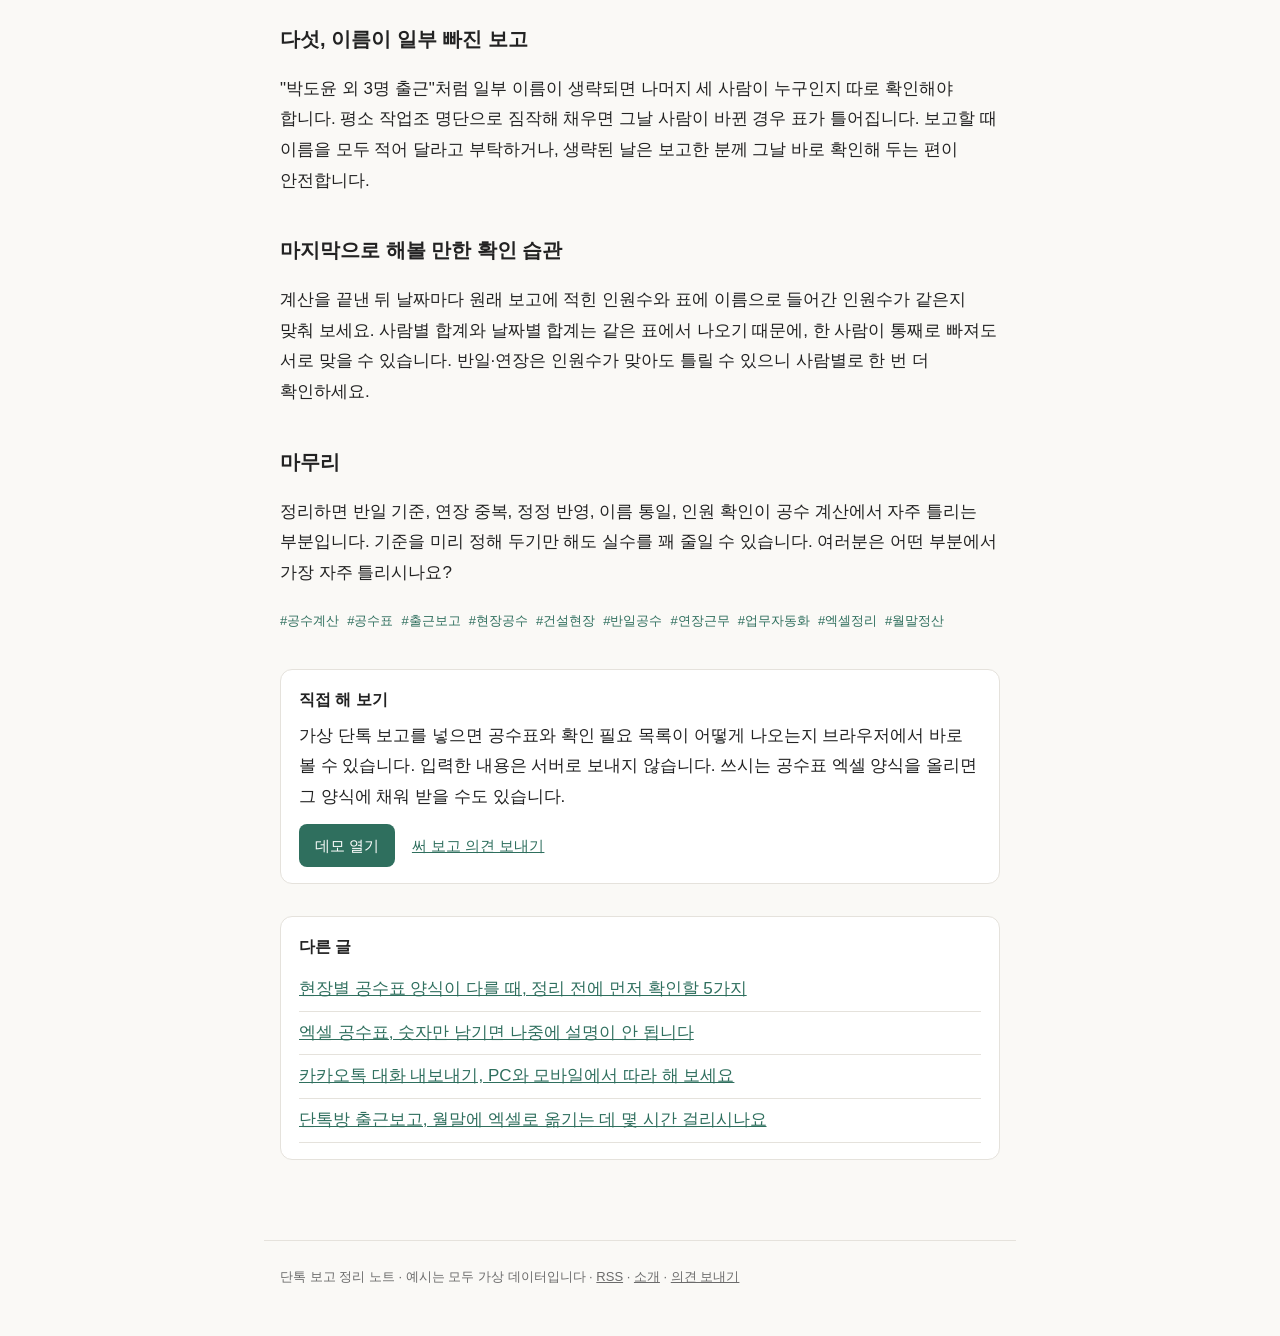
<file: posts/2026-11-24_1603.html>
<!doctype html><html lang="ko"><head><meta charset="utf-8"><meta name="viewport" content="width=device-width,initial-scale=1"><title>공수 계산에서 자주 틀리는 다섯 가지, 월말에 이것부터 확인하세요 | 단톡 보고 정리 노트</title><meta name="description" content="월말이 되면 단톡방에 쌓인 출근 보고를 한 줄씩 읽으며 공수표를 맞추느라 늦게까지 붙잡고 계신 분들이 많습니다. 분명히 어제 확인했는데 오늘 보니 숫자가 달라져 있고, 작업자분이 &quot;저 이날 나갔는데요&quot; 하시면 처음부터 다시 훑어야 하죠. 이런 일은 계…"><link rel="canonical" href="https://xoghd671652.github.io/posts/2026-11-24_1603.html"><link rel="icon" href="/favicon.svg" type="image/svg+xml"><link rel="apple-touch-icon" href="/apple-touch-icon.png"><link rel="alternate" type="application/rss+xml" title="단톡 보고 정리 노트" href="/feed.xml"><link rel="stylesheet" href="/style.css"><meta property="og:type" content="article"><meta property="og:site_name" content="단톡 보고 정리 노트"><meta property="og:title" content="공수 계산에서 자주 틀리는 다섯 가지, 월말에 이것부터 확인하세요"><meta property="og:description" content="월말이 되면 단톡방에 쌓인 출근 보고를 한 줄씩 읽으며 공수표를 맞추느라 늦게까지 붙잡고 계신 분들이 많습니다. 분명히 어제 확인했는데 오늘 보니 숫자가 달라져 있고, 작업자분이 &quot;저 이날 나갔는데요&quot; 하시면 처음부터 다시 훑어야 하죠. 이런 일은 계…"><meta property="og:url" content="https://xoghd671652.github.io/posts/2026-11-24_1603.html"><meta property="og:image" content="https://xoghd671652.github.io/img/og.png"><meta property="og:locale" content="ko_KR"><meta name="twitter:card" content="summary_large_image"><script type="application/ld+json">{"@context": "https://schema.org", "@type": "BlogPosting", "headline": "공수 계산에서 자주 틀리는 다섯 가지, 월말에 이것부터 확인하세요", "datePublished": "2026-11-24", "dateModified": "2026-11-26", "inLanguage": "ko", "image": "https://xoghd671652.github.io/img/og.png", "mainEntityOfPage": "https://xoghd671652.github.io/posts/2026-11-24_1603.html", "author": {"@type": "Organization", "name": "단톡 보고 정리 노트"}, "keywords": "공수계산, 공수표, 출근보고, 현장공수, 건설현장, 반일공수, 연장근무, 업무자동화, 엑셀정리, 월말정산"}</script><script data-goatcounter="https://dantok-note.goatcounter.com/count" async src="//gc.zgo.at/count.js"></script></head><body><header class="site"><a class="brand" href="/">단톡 보고 정리 노트</a><nav><a href="/">글 목록</a><a href="/demo/">데모 체험</a><a href="/about.html">소개</a></nav></header><main><article><h1>공수 계산에서 자주 틀리는 다섯 가지, 월말에 이것부터 확인하세요</h1><p class='meta'>2026-11-24</p><p>월말이 되면 단톡방에 쌓인 출근 보고를 한 줄씩 읽으며 공수표를 맞추느라 늦게까지 붙잡고 계신 분들이 많습니다. 분명히 어제 확인했는데 오늘 보니 숫자가 달라져 있고, 작업자분이 &quot;저 이날 나갔는데요&quot; 하시면 처음부터 다시 훑어야 하죠. 이런 일은 계산이 어려워서라기보다 보고 방식이 제각각이라 생기는 경우가 많습니다. 오늘은 공수 정리에서 자주 틀리는 다섯 가지를 가상의 예시와 함께 정리해 보겠습니다.</p>
<h2>하나, 반일을 어떻게 셀 것인가</h2>
<p>&quot;오전만 하고 퇴근&quot;, &quot;점심 먹고 합류&quot;, &quot;반공수&quot;, &quot;0.5&quot; 같은 표현이 섞여 들어옵니다. 가상의 작업자 박도윤 님이 한빛산단현장에서 오전만 일했다면 0.5공수로 적는 곳이 많지만, 업체마다 기준이 다릅니다. 오전 반일과 오후 반일을 모두 0.5로 보는지, 시간으로 환산하는지를 먼저 정해 두지 않으면 같은 보고가 사람마다 다르게 계산됩니다.</p>
<figure><img src="/img/flow.svg" width="800" height="380" loading="lazy" alt="단톡방 출근 보고가 날짜·현장·사람별 공수표와 확인 필요 목록으로 정리되는 예시"><figcaption>정리 방식을 보여 주는 가상 예시입니다. 실제 대화·명단이 아니며 데모 기능과 다를 수 있습니다.</figcaption></figure>
<h2>둘, 연장 시간의 누락과 중복</h2>
<p>&quot;2시간 연장&quot;이라는 보고가 이미 공수에 반영된 것인지, 별도 칸에 더해야 하는 것인지 헷갈리는 경우가 많습니다. 같은 날 보고가 두 번 올라오면 연장이 두 번 더해지기도 합니다. 연장을 공수로 환산하는 방식과 수당 계산은 업체 기준과 관련 규정에 따라 다르니, 정확한 기준은 담당 기관이나 전문가에게 확인하세요. 여기서는 보고된 시간을 빠짐없이, 한 번만 기록하는 데 집중하겠습니다.</p>
<h2>셋, 정정 보고를 놓치는 경우</h2>
<p>&quot;아까 보고 정정합니다, 도윤 님은 0.5가 아니라 1공수입니다&quot; 같은 메시지는 원래 보고보다 한참 뒤에 올라오곤 합니다. 이 정정을 못 보고 지나치면 표에는 처음 숫자가 그대로 남습니다. 정정이 있었다면 어떤 보고를 고쳤는지, 언제 고쳤는지를 함께 남겨 두면 나중에 설명하기 쉽습니다.</p>
<h2>넷, 이름 표기가 다른 경우</h2>
<p>박도윤, 도윤, 박도윤 반장, 도윤이형이 한 사람인데 표에는 네 줄로 나뉘기도 합니다. 반대로 같은 이름의 두 사람이 한 줄로 합쳐지는 일도 있습니다. 별칭을 한 번 정리해 둔 목록이 있으면 월말 합산이 훨씬 편해집니다.</p>
<h2>다섯, 이름이 일부 빠진 보고</h2>
<p>&quot;박도윤 외 3명 출근&quot;처럼 일부 이름이 생략되면 나머지 세 사람이 누구인지 따로 확인해야 합니다. 평소 작업조 명단으로 짐작해 채우면 그날 사람이 바뀐 경우 표가 틀어집니다. 보고할 때 이름을 모두 적어 달라고 부탁하거나, 생략된 날은 보고한 분께 그날 바로 확인해 두는 편이 안전합니다.</p>
<h2>마지막으로 해볼 만한 확인 습관</h2>
<p>계산을 끝낸 뒤 날짜마다 원래 보고에 적힌 인원수와 표에 이름으로 들어간 인원수가 같은지 맞춰 보세요. 사람별 합계와 날짜별 합계는 같은 표에서 나오기 때문에, 한 사람이 통째로 빠져도 서로 맞을 수 있습니다. 반일·연장은 인원수가 맞아도 틀릴 수 있으니 사람별로 한 번 더 확인하세요.</p>
<h2>마무리</h2>
<p>정리하면 반일 기준, 연장 중복, 정정 반영, 이름 통일, 인원 확인이 공수 계산에서 자주 틀리는 부분입니다. 기준을 미리 정해 두기만 해도 실수를 꽤 줄일 수 있습니다. 여러분은 어떤 부분에서 가장 자주 틀리시나요?</p><p class='tags'><span>#공수계산</span><span>#공수표</span><span>#출근보고</span><span>#현장공수</span><span>#건설현장</span><span>#반일공수</span><span>#연장근무</span><span>#업무자동화</span><span>#엑셀정리</span><span>#월말정산</span></p></article><div class="box"><h3>직접 해 보기</h3><p>가상 단톡 보고를 넣으면 공수표와 확인 필요 목록이 어떻게 나오는지 브라우저에서 바로 볼 수 있습니다. 입력한 내용은 서버로 보내지 않습니다. 쓰시는 공수표 엑셀 양식을 올리면 그 양식에 채워 받을 수도 있습니다.</p><a class="btn" href="/demo/">데모 열기</a> <a href="https://docs.google.com/forms/d/e/1FAIpQLSdQNMnfW-nzIn9C7QTbSGf43SFmTXpxIgmlXTtVx63_FjBW1A/viewform" target="_blank" rel="noopener" style="margin-left:12px;font-size:15px">써 보고 의견 보내기</a></div><div class="box"><h3>다른 글</h3><ul class="list" style="margin:0"><li style='padding:6px 0'><a href='/posts/2026-11-27_063908.html'>현장별 공수표 양식이 다를 때, 정리 전에 먼저 확인할 5가지</a></li><li style='padding:6px 0'><a href='/posts/2026-11-25_063004.html'>엑셀 공수표, 숫자만 남기면 나중에 설명이 안 됩니다</a></li><li style='padding:6px 0'><a href='/posts/2026-11-24_230509.html'>카카오톡 대화 내보내기, PC와 모바일에서 따라 해 보세요</a></li><li style='padding:6px 0'><a href='/posts/2026-11-24_1601.html'>단톡방 출근보고, 월말에 엑셀로 옮기는 데 몇 시간 걸리시나요</a></li></ul></div></main><footer class="site">단톡 보고 정리 노트 · 예시는 모두 가상 데이터입니다 · <a href="/feed.xml">RSS</a> · <a href="/about.html">소개</a> · <a href="https://docs.google.com/forms/d/e/1FAIpQLSdQNMnfW-nzIn9C7QTbSGf43SFmTXpxIgmlXTtVx63_FjBW1A/viewform" target="_blank" rel="noopener">의견 보내기</a></footer></body></html>
</file>
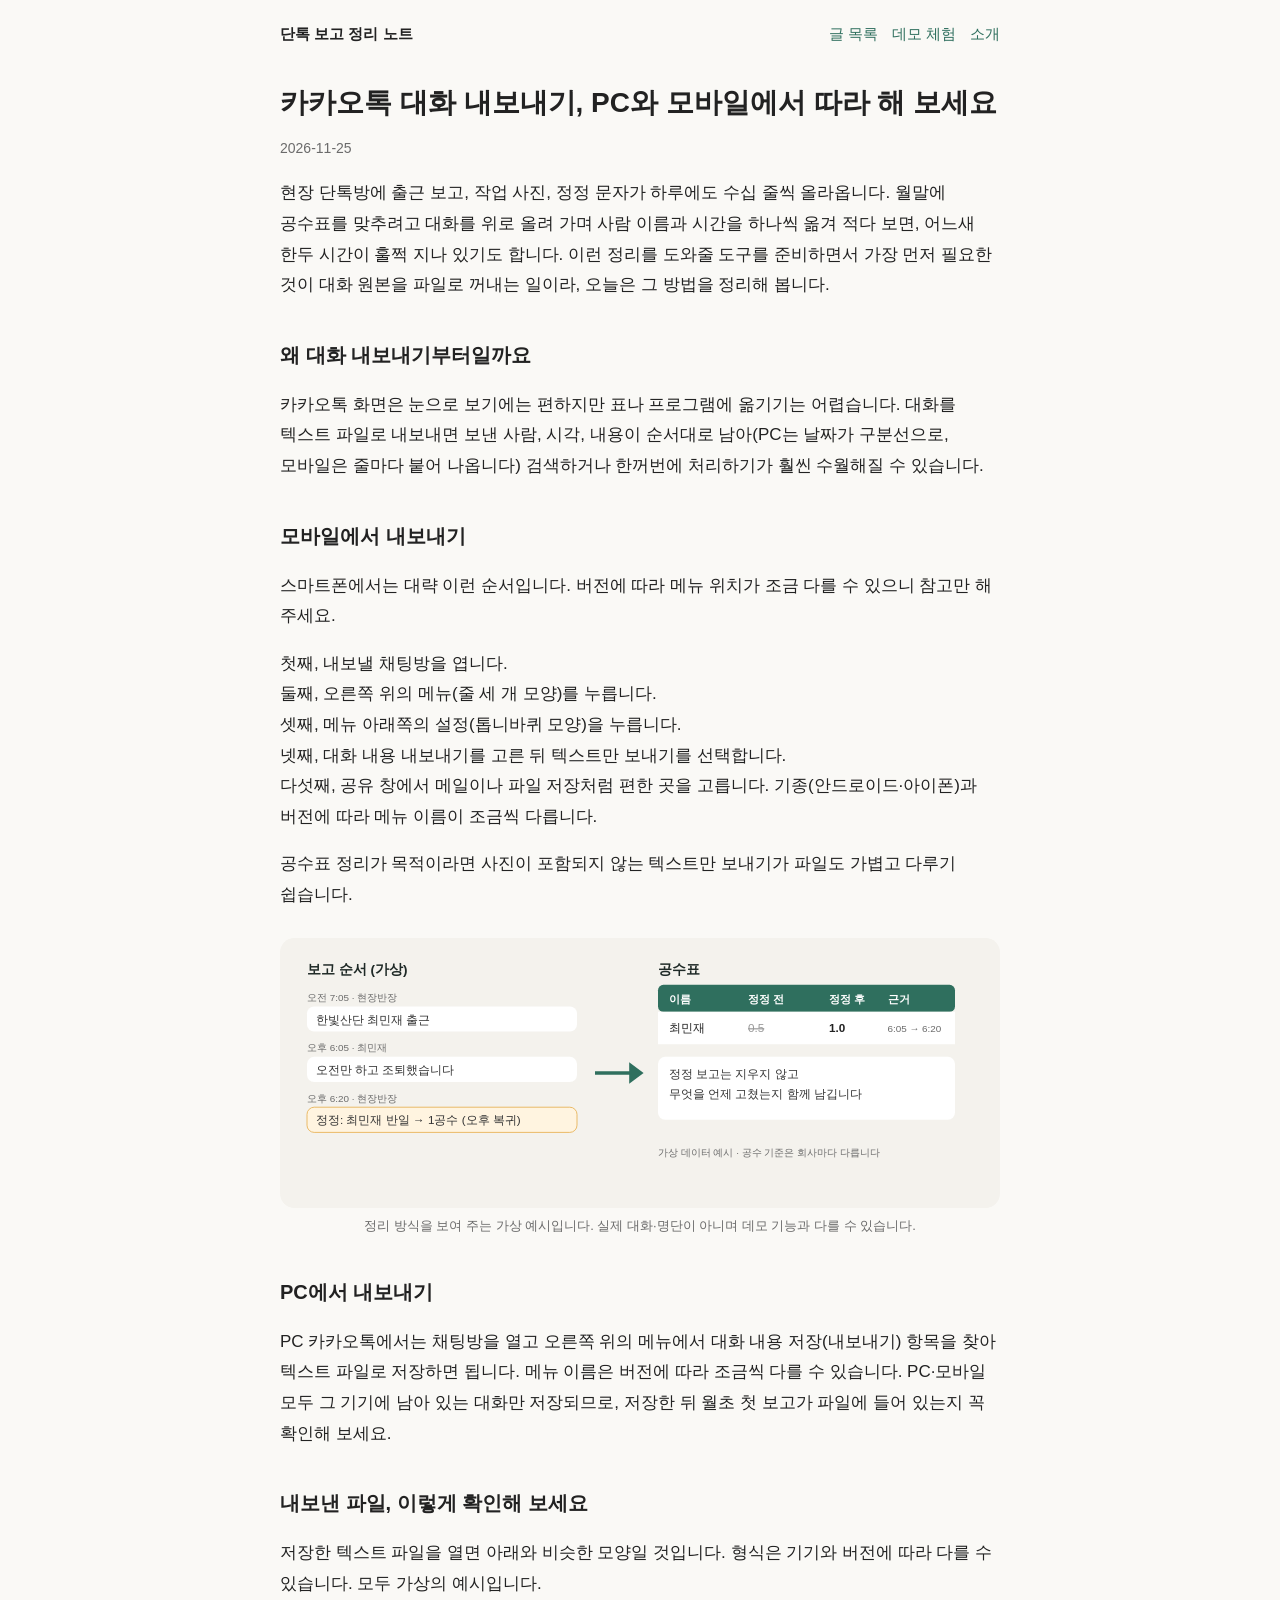
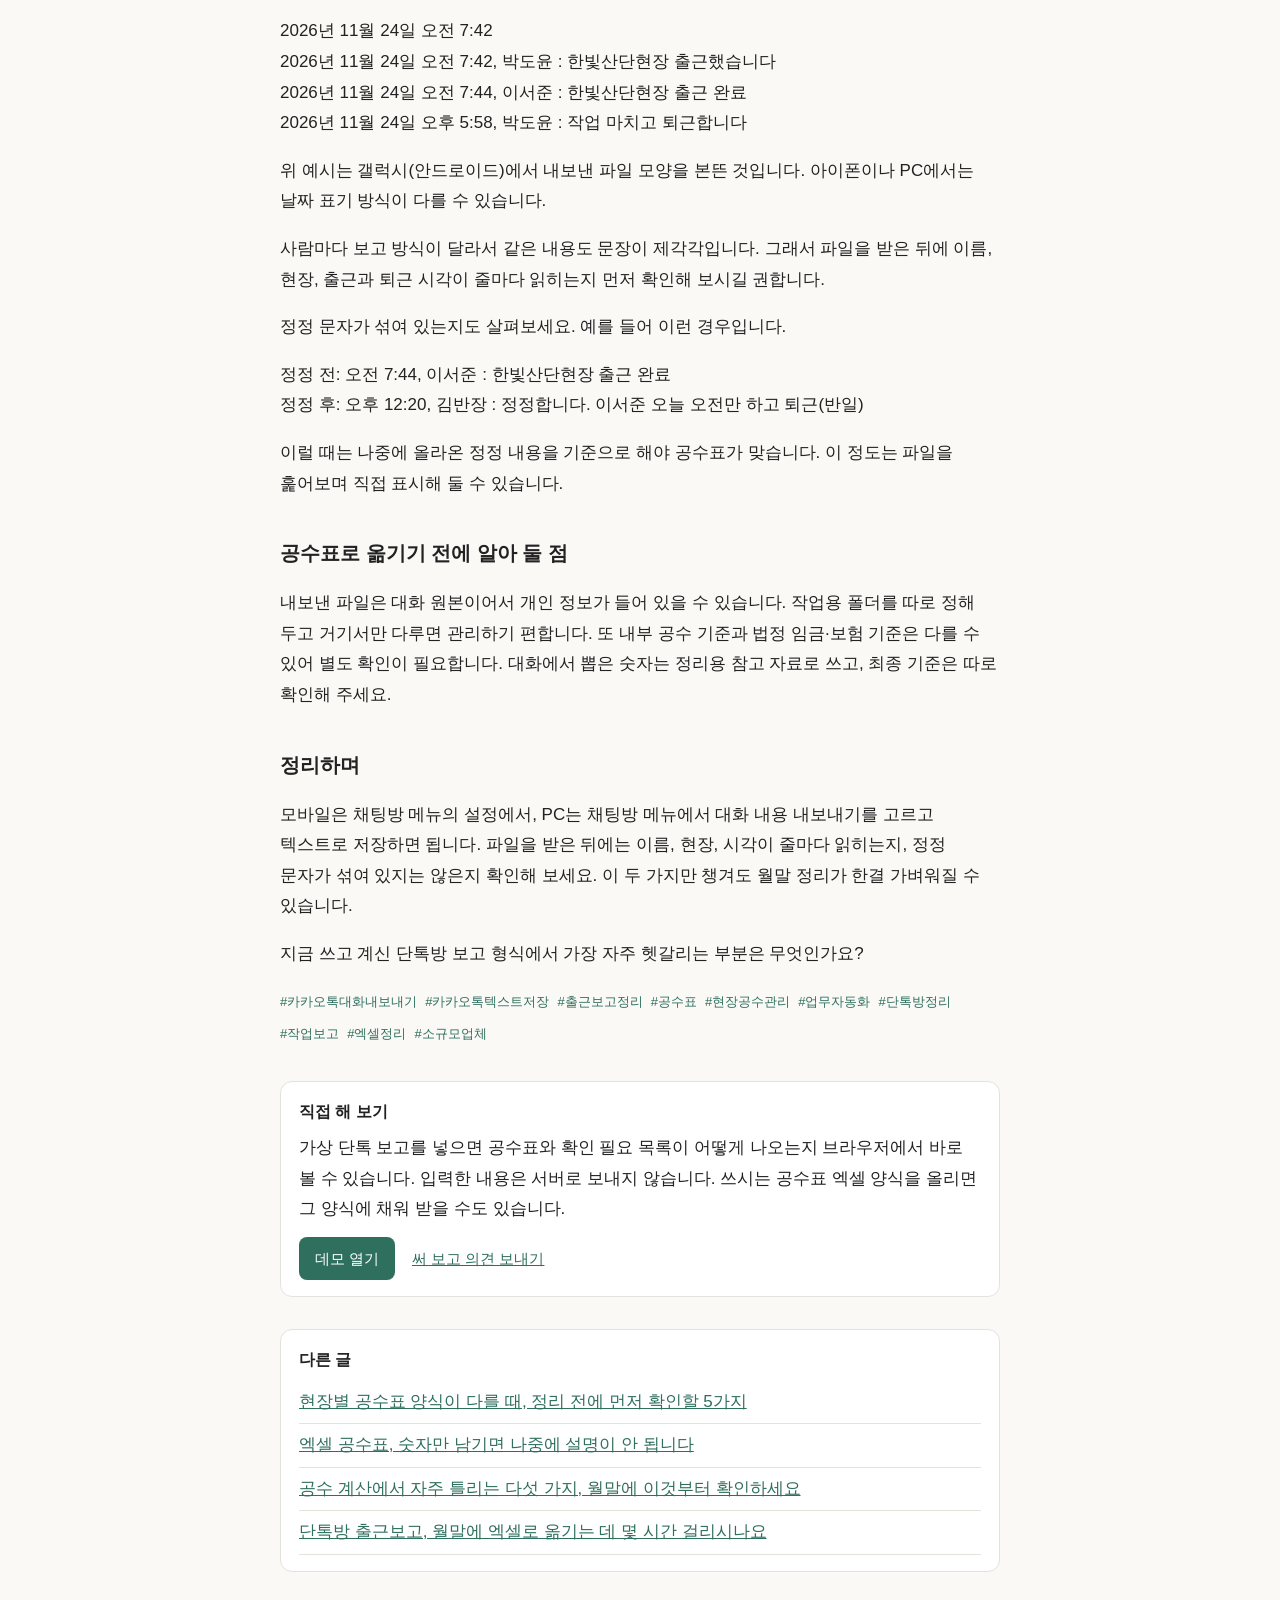
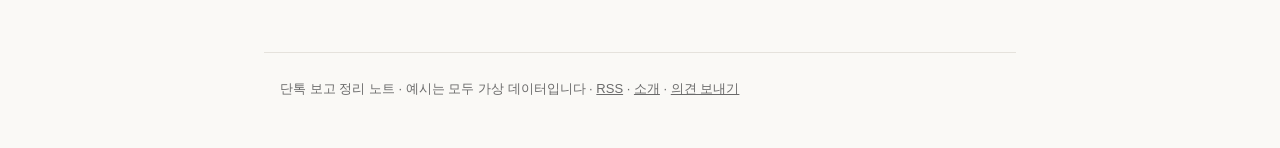
<file: posts/2026-11-24_230509.html>
<!doctype html><html lang="ko"><head><meta charset="utf-8"><meta name="viewport" content="width=device-width,initial-scale=1"><title>카카오톡 대화 내보내기, PC와 모바일에서 따라 해 보세요 | 단톡 보고 정리 노트</title><meta name="description" content="현장 단톡방에 출근 보고, 작업 사진, 정정 문자가 하루에도 수십 줄씩 올라옵니다. 월말에 공수표를 맞추려고 대화를 위로 올려 가며 사람 이름과 시간을 하나씩 옮겨 적다 보면, 어느새 한두 시간이 훌쩍 지나 있기도 합니다. 이런 정리를 도와줄 도구를…"><link rel="canonical" href="https://xoghd671652.github.io/posts/2026-11-24_230509.html"><link rel="icon" href="/favicon.svg" type="image/svg+xml"><link rel="apple-touch-icon" href="/apple-touch-icon.png"><link rel="alternate" type="application/rss+xml" title="단톡 보고 정리 노트" href="/feed.xml"><link rel="stylesheet" href="/style.css"><meta property="og:type" content="article"><meta property="og:site_name" content="단톡 보고 정리 노트"><meta property="og:title" content="카카오톡 대화 내보내기, PC와 모바일에서 따라 해 보세요"><meta property="og:description" content="현장 단톡방에 출근 보고, 작업 사진, 정정 문자가 하루에도 수십 줄씩 올라옵니다. 월말에 공수표를 맞추려고 대화를 위로 올려 가며 사람 이름과 시간을 하나씩 옮겨 적다 보면, 어느새 한두 시간이 훌쩍 지나 있기도 합니다. 이런 정리를 도와줄 도구를…"><meta property="og:url" content="https://xoghd671652.github.io/posts/2026-11-24_230509.html"><meta property="og:image" content="https://xoghd671652.github.io/img/og.png"><meta property="og:locale" content="ko_KR"><meta name="twitter:card" content="summary_large_image"><script type="application/ld+json">{"@context": "https://schema.org", "@type": "BlogPosting", "headline": "카카오톡 대화 내보내기, PC와 모바일에서 따라 해 보세요", "datePublished": "2026-11-25", "dateModified": "2026-11-26", "inLanguage": "ko", "image": "https://xoghd671652.github.io/img/og.png", "mainEntityOfPage": "https://xoghd671652.github.io/posts/2026-11-24_230509.html", "author": {"@type": "Organization", "name": "단톡 보고 정리 노트"}, "keywords": "카카오톡 대화 내보내기, 카카오톡 텍스트 저장, 출근 보고 정리, 공수표, 현장 공수 관리, 업무 자동화, 단톡방 정리, 작업 보고, 엑셀 정리, 소규모 업체"}</script><script data-goatcounter="https://dantok-note.goatcounter.com/count" async src="//gc.zgo.at/count.js"></script></head><body><header class="site"><a class="brand" href="/">단톡 보고 정리 노트</a><nav><a href="/">글 목록</a><a href="/demo/">데모 체험</a><a href="/about.html">소개</a></nav></header><main><article><h1>카카오톡 대화 내보내기, PC와 모바일에서 따라 해 보세요</h1><p class='meta'>2026-11-25</p><p>현장 단톡방에 출근 보고, 작업 사진, 정정 문자가 하루에도 수십 줄씩 올라옵니다. 월말에 공수표를 맞추려고 대화를 위로 올려 가며 사람 이름과 시간을 하나씩 옮겨 적다 보면, 어느새 한두 시간이 훌쩍 지나 있기도 합니다. 이런 정리를 도와줄 도구를 준비하면서 가장 먼저 필요한 것이 대화 원본을 파일로 꺼내는 일이라, 오늘은 그 방법을 정리해 봅니다.</p>
<h2>왜 대화 내보내기부터일까요</h2>
<p>카카오톡 화면은 눈으로 보기에는 편하지만 표나 프로그램에 옮기기는 어렵습니다. 대화를 텍스트 파일로 내보내면 보낸 사람, 시각, 내용이 순서대로 남아(PC는 날짜가 구분선으로, 모바일은 줄마다 붙어 나옵니다) 검색하거나 한꺼번에 처리하기가 훨씬 수월해질 수 있습니다.</p>
<h2>모바일에서 내보내기</h2>
<p>스마트폰에서는 대략 이런 순서입니다. 버전에 따라 메뉴 위치가 조금 다를 수 있으니 참고만 해 주세요.</p>
<p>첫째, 내보낼 채팅방을 엽니다.<br>둘째, 오른쪽 위의 메뉴(줄 세 개 모양)를 누릅니다.<br>셋째, 메뉴 아래쪽의 설정(톱니바퀴 모양)을 누릅니다.<br>넷째, 대화 내용 내보내기를 고른 뒤 텍스트만 보내기를 선택합니다.<br>다섯째, 공유 창에서 메일이나 파일 저장처럼 편한 곳을 고릅니다. 기종(안드로이드·아이폰)과 버전에 따라 메뉴 이름이 조금씩 다릅니다.</p>
<p>공수표 정리가 목적이라면 사진이 포함되지 않는 텍스트만 보내기가 파일도 가볍고 다루기 쉽습니다.</p>
<figure><img src="/img/fix.svg" width="800" height="300" loading="lazy" alt="정정 보고 전후로 공수표 숫자가 바뀌고 근거가 남는 예시"><figcaption>정리 방식을 보여 주는 가상 예시입니다. 실제 대화·명단이 아니며 데모 기능과 다를 수 있습니다.</figcaption></figure>
<h2>PC에서 내보내기</h2>
<p>PC 카카오톡에서는 채팅방을 열고 오른쪽 위의 메뉴에서 대화 내용 저장(내보내기) 항목을 찾아 텍스트 파일로 저장하면 됩니다. 메뉴 이름은 버전에 따라 조금씩 다를 수 있습니다. PC·모바일 모두 그 기기에 남아 있는 대화만 저장되므로, 저장한 뒤 월초 첫 보고가 파일에 들어 있는지 꼭 확인해 보세요.</p>
<h2>내보낸 파일, 이렇게 확인해 보세요</h2>
<p>저장한 텍스트 파일을 열면 아래와 비슷한 모양일 것입니다. 형식은 기기와 버전에 따라 다를 수 있습니다. 모두 가상의 예시입니다.</p>
<p>2026년 11월 24일 오전 7:42<br>2026년 11월 24일 오전 7:42, 박도윤 : 한빛산단현장 출근했습니다<br>2026년 11월 24일 오전 7:44, 이서준 : 한빛산단현장 출근 완료<br>2026년 11월 24일 오후 5:58, 박도윤 : 작업 마치고 퇴근합니다</p>
<p>위 예시는 갤럭시(안드로이드)에서 내보낸 파일 모양을 본뜬 것입니다. 아이폰이나 PC에서는 날짜 표기 방식이 다를 수 있습니다.</p>
<p>사람마다 보고 방식이 달라서 같은 내용도 문장이 제각각입니다. 그래서 파일을 받은 뒤에 이름, 현장, 출근과 퇴근 시각이 줄마다 읽히는지 먼저 확인해 보시길 권합니다.</p>
<p>정정 문자가 섞여 있는지도 살펴보세요. 예를 들어 이런 경우입니다.</p>
<p>정정 전: 오전 7:44, 이서준 : 한빛산단현장 출근 완료<br>정정 후: 오후 12:20, 김반장 : 정정합니다. 이서준 오늘 오전만 하고 퇴근(반일)</p>
<p>이럴 때는 나중에 올라온 정정 내용을 기준으로 해야 공수표가 맞습니다. 이 정도는 파일을 훑어보며 직접 표시해 둘 수 있습니다.</p>
<h2>공수표로 옮기기 전에 알아 둘 점</h2>
<p>내보낸 파일은 대화 원본이어서 개인 정보가 들어 있을 수 있습니다. 작업용 폴더를 따로 정해 두고 거기서만 다루면 관리하기 편합니다. 또 내부 공수 기준과 법정 임금·보험 기준은 다를 수 있어 별도 확인이 필요합니다. 대화에서 뽑은 숫자는 정리용 참고 자료로 쓰고, 최종 기준은 따로 확인해 주세요.</p>
<h2>정리하며</h2>
<p>모바일은 채팅방 메뉴의 설정에서, PC는 채팅방 메뉴에서 대화 내용 내보내기를 고르고 텍스트로 저장하면 됩니다. 파일을 받은 뒤에는 이름, 현장, 시각이 줄마다 읽히는지, 정정 문자가 섞여 있지는 않은지 확인해 보세요. 이 두 가지만 챙겨도 월말 정리가 한결 가벼워질 수 있습니다.</p>
<p>지금 쓰고 계신 단톡방 보고 형식에서 가장 자주 헷갈리는 부분은 무엇인가요?</p><p class='tags'><span>#카카오톡대화내보내기</span><span>#카카오톡텍스트저장</span><span>#출근보고정리</span><span>#공수표</span><span>#현장공수관리</span><span>#업무자동화</span><span>#단톡방정리</span><span>#작업보고</span><span>#엑셀정리</span><span>#소규모업체</span></p></article><div class="box"><h3>직접 해 보기</h3><p>가상 단톡 보고를 넣으면 공수표와 확인 필요 목록이 어떻게 나오는지 브라우저에서 바로 볼 수 있습니다. 입력한 내용은 서버로 보내지 않습니다. 쓰시는 공수표 엑셀 양식을 올리면 그 양식에 채워 받을 수도 있습니다.</p><a class="btn" href="/demo/">데모 열기</a> <a href="https://docs.google.com/forms/d/e/1FAIpQLSdQNMnfW-nzIn9C7QTbSGf43SFmTXpxIgmlXTtVx63_FjBW1A/viewform" target="_blank" rel="noopener" style="margin-left:12px;font-size:15px">써 보고 의견 보내기</a></div><div class="box"><h3>다른 글</h3><ul class="list" style="margin:0"><li style='padding:6px 0'><a href='/posts/2026-11-27_063908.html'>현장별 공수표 양식이 다를 때, 정리 전에 먼저 확인할 5가지</a></li><li style='padding:6px 0'><a href='/posts/2026-11-25_063004.html'>엑셀 공수표, 숫자만 남기면 나중에 설명이 안 됩니다</a></li><li style='padding:6px 0'><a href='/posts/2026-11-24_1603.html'>공수 계산에서 자주 틀리는 다섯 가지, 월말에 이것부터 확인하세요</a></li><li style='padding:6px 0'><a href='/posts/2026-11-24_1601.html'>단톡방 출근보고, 월말에 엑셀로 옮기는 데 몇 시간 걸리시나요</a></li></ul></div></main><footer class="site">단톡 보고 정리 노트 · 예시는 모두 가상 데이터입니다 · <a href="/feed.xml">RSS</a> · <a href="/about.html">소개</a> · <a href="https://docs.google.com/forms/d/e/1FAIpQLSdQNMnfW-nzIn9C7QTbSGf43SFmTXpxIgmlXTtVx63_FjBW1A/viewform" target="_blank" rel="noopener">의견 보내기</a></footer></body></html>
</file>
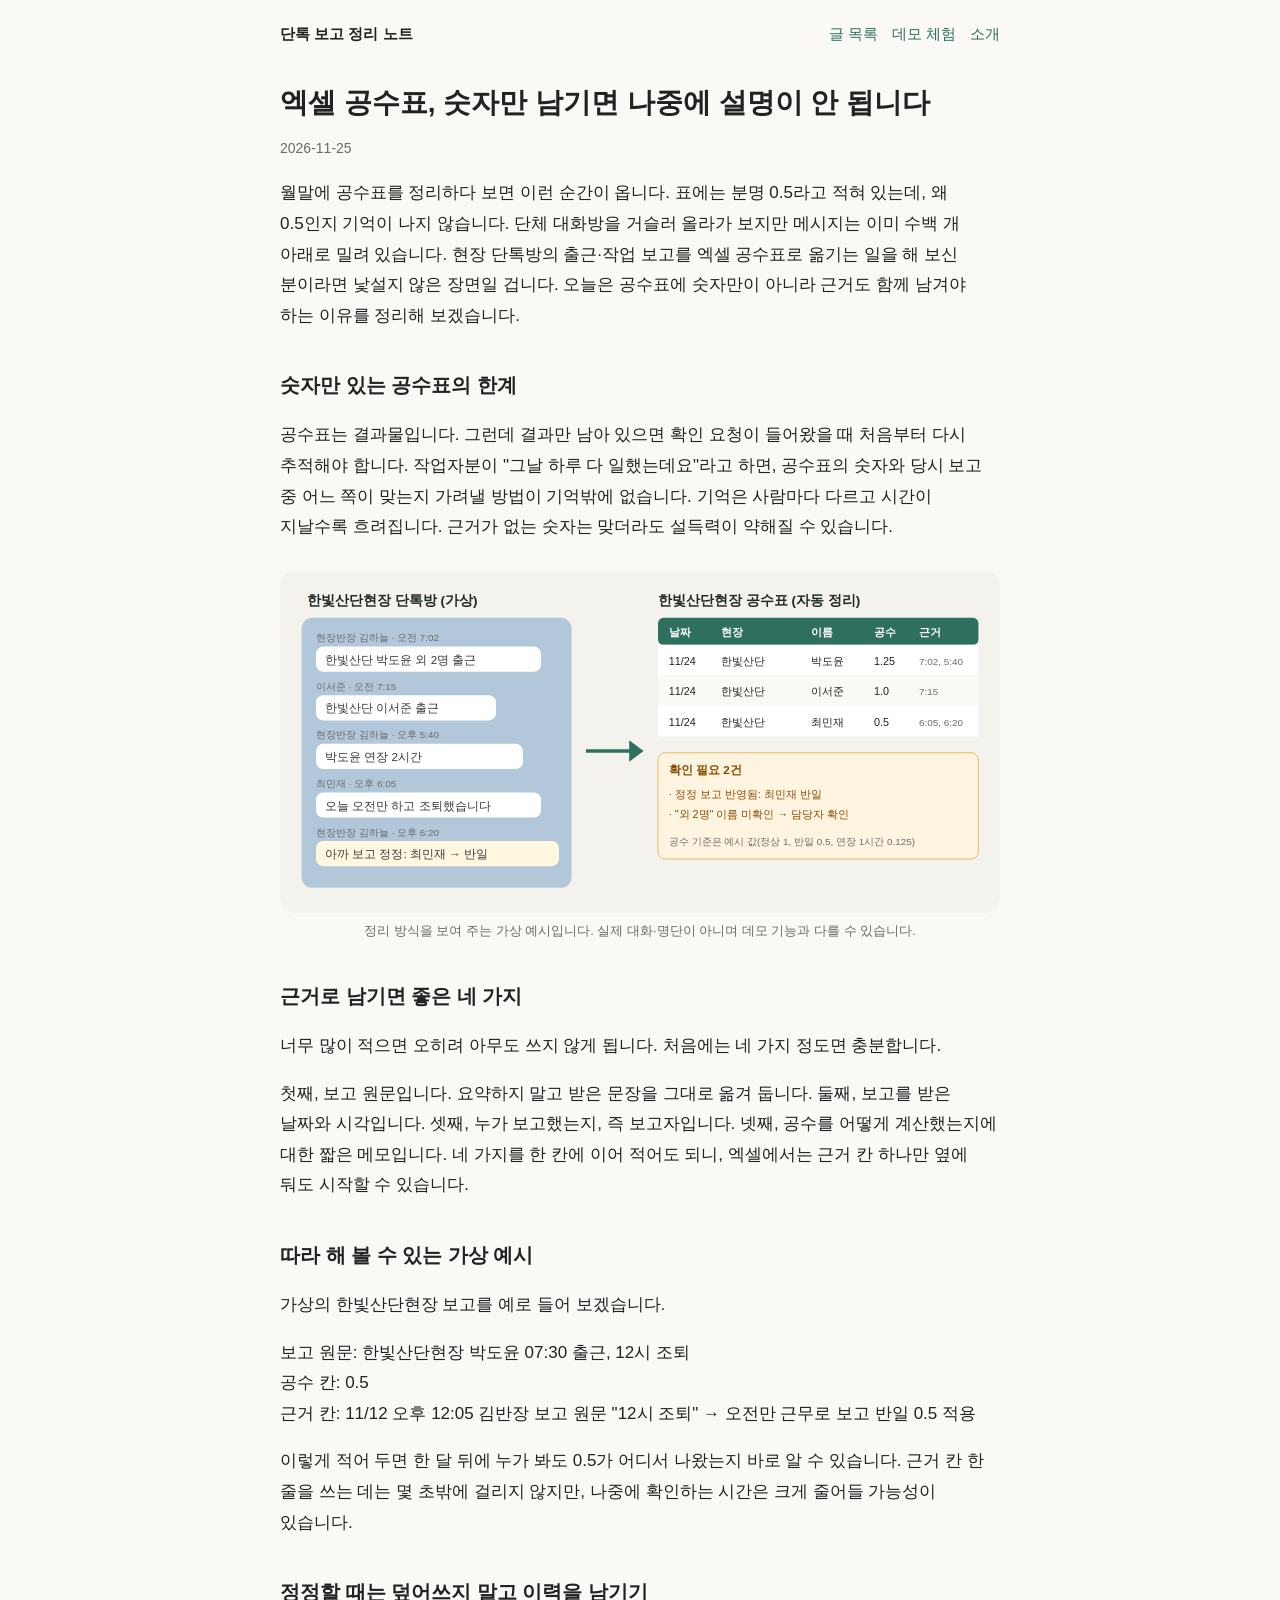
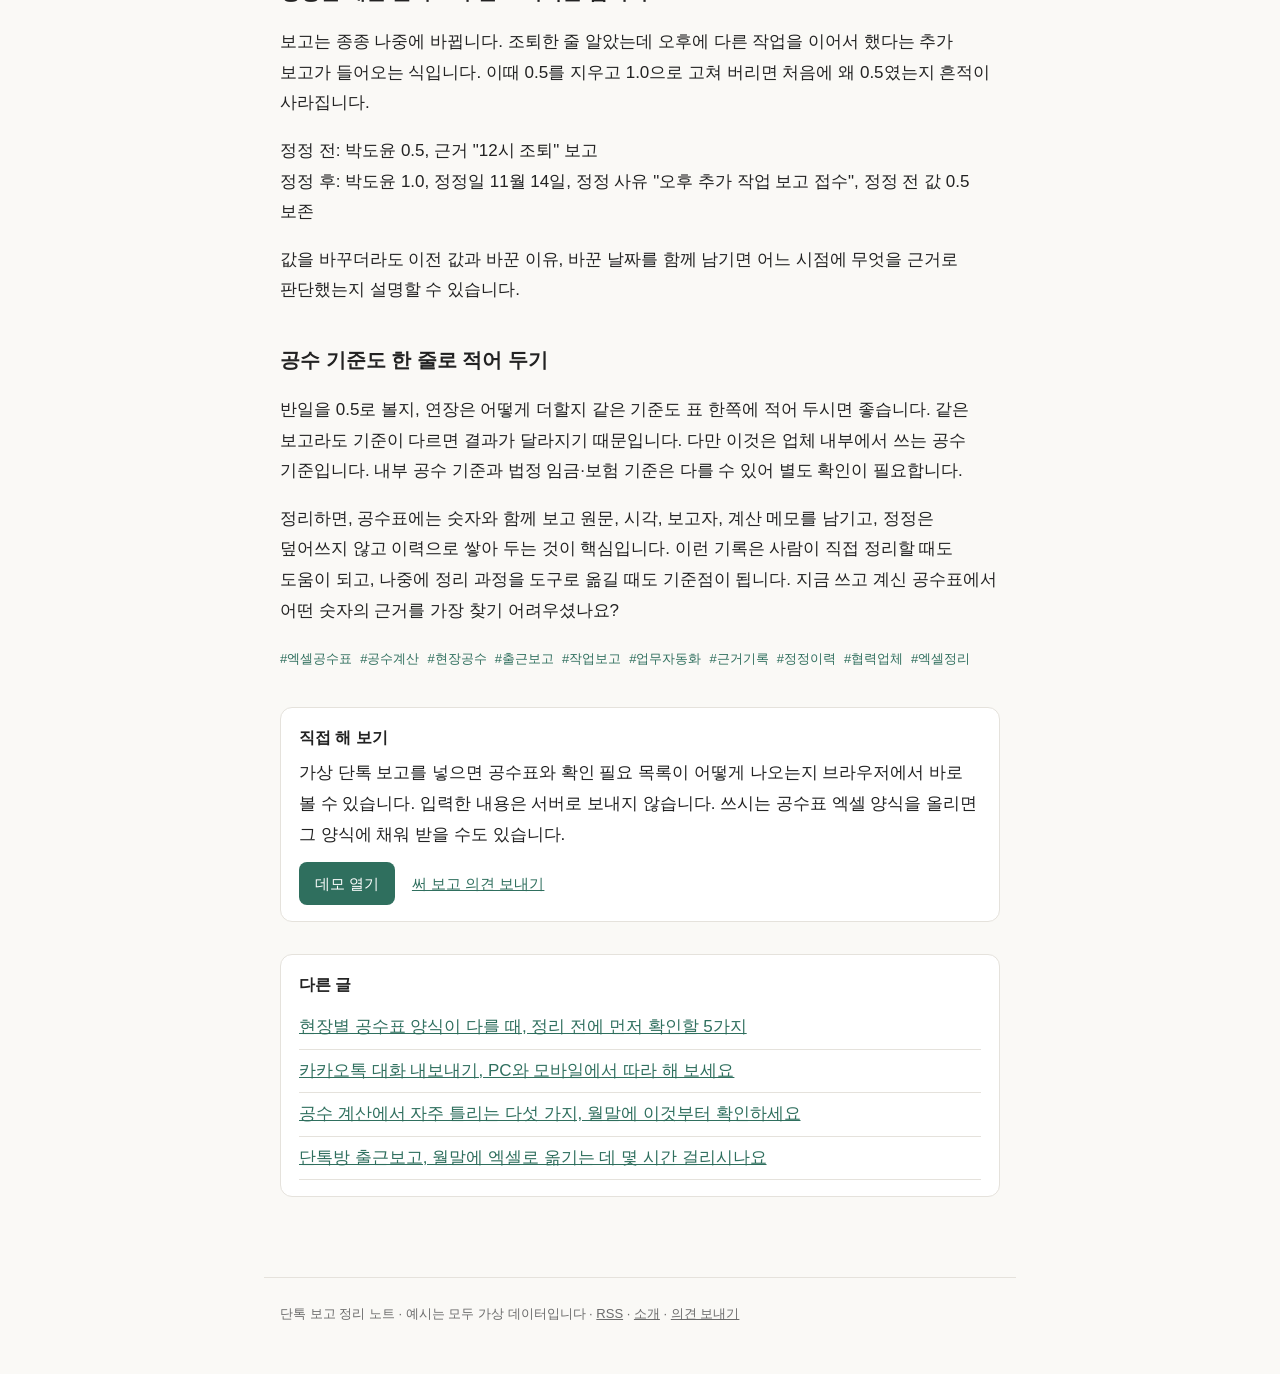
<file: posts/2026-11-25_063004.html>
<!doctype html><html lang="ko"><head><meta charset="utf-8"><meta name="viewport" content="width=device-width,initial-scale=1"><title>엑셀 공수표, 숫자만 남기면 나중에 설명이 안 됩니다 | 단톡 보고 정리 노트</title><meta name="description" content="월말에 공수표를 정리하다 보면 이런 순간이 옵니다. 표에는 분명 0.5라고 적혀 있는데, 왜 0.5인지 기억이 나지 않습니다. 단체 대화방을 거슬러 올라가 보지만 메시지는 이미 수백 개 아래로 밀려 있습니다. 현장 단톡방의 출근·작업 보고를 엑셀 공수…"><link rel="canonical" href="https://xoghd671652.github.io/posts/2026-11-25_063004.html"><link rel="icon" href="/favicon.svg" type="image/svg+xml"><link rel="apple-touch-icon" href="/apple-touch-icon.png"><link rel="alternate" type="application/rss+xml" title="단톡 보고 정리 노트" href="/feed.xml"><link rel="stylesheet" href="/style.css"><meta property="og:type" content="article"><meta property="og:site_name" content="단톡 보고 정리 노트"><meta property="og:title" content="엑셀 공수표, 숫자만 남기면 나중에 설명이 안 됩니다"><meta property="og:description" content="월말에 공수표를 정리하다 보면 이런 순간이 옵니다. 표에는 분명 0.5라고 적혀 있는데, 왜 0.5인지 기억이 나지 않습니다. 단체 대화방을 거슬러 올라가 보지만 메시지는 이미 수백 개 아래로 밀려 있습니다. 현장 단톡방의 출근·작업 보고를 엑셀 공수…"><meta property="og:url" content="https://xoghd671652.github.io/posts/2026-11-25_063004.html"><meta property="og:image" content="https://xoghd671652.github.io/img/og.png"><meta property="og:locale" content="ko_KR"><meta name="twitter:card" content="summary_large_image"><script type="application/ld+json">{"@context": "https://schema.org", "@type": "BlogPosting", "headline": "엑셀 공수표, 숫자만 남기면 나중에 설명이 안 됩니다", "datePublished": "2026-11-25", "dateModified": "2026-11-26", "inLanguage": "ko", "image": "https://xoghd671652.github.io/img/og.png", "mainEntityOfPage": "https://xoghd671652.github.io/posts/2026-11-25_063004.html", "author": {"@type": "Organization", "name": "단톡 보고 정리 노트"}, "keywords": "엑셀 공수표, 공수 계산, 현장 공수, 출근 보고, 작업 보고, 업무 자동화, 근거 기록, 정정 이력, 협력업체, 엑셀 정리"}</script><script data-goatcounter="https://dantok-note.goatcounter.com/count" async src="//gc.zgo.at/count.js"></script></head><body><header class="site"><a class="brand" href="/">단톡 보고 정리 노트</a><nav><a href="/">글 목록</a><a href="/demo/">데모 체험</a><a href="/about.html">소개</a></nav></header><main><article><h1>엑셀 공수표, 숫자만 남기면 나중에 설명이 안 됩니다</h1><p class='meta'>2026-11-25</p><p>월말에 공수표를 정리하다 보면 이런 순간이 옵니다. 표에는 분명 0.5라고 적혀 있는데, 왜 0.5인지 기억이 나지 않습니다. 단체 대화방을 거슬러 올라가 보지만 메시지는 이미 수백 개 아래로 밀려 있습니다. 현장 단톡방의 출근·작업 보고를 엑셀 공수표로 옮기는 일을 해 보신 분이라면 낯설지 않은 장면일 겁니다. 오늘은 공수표에 숫자만이 아니라 근거도 함께 남겨야 하는 이유를 정리해 보겠습니다.</p>
<h2>숫자만 있는 공수표의 한계</h2>
<p>공수표는 결과물입니다. 그런데 결과만 남아 있으면 확인 요청이 들어왔을 때 처음부터 다시 추적해야 합니다. 작업자분이 &quot;그날 하루 다 일했는데요&quot;라고 하면, 공수표의 숫자와 당시 보고 중 어느 쪽이 맞는지 가려낼 방법이 기억밖에 없습니다. 기억은 사람마다 다르고 시간이 지날수록 흐려집니다. 근거가 없는 숫자는 맞더라도 설득력이 약해질 수 있습니다.</p>
<figure><img src="/img/flow.svg" width="800" height="380" loading="lazy" alt="단톡방 출근 보고가 날짜·현장·사람별 공수표와 확인 필요 목록으로 정리되는 예시"><figcaption>정리 방식을 보여 주는 가상 예시입니다. 실제 대화·명단이 아니며 데모 기능과 다를 수 있습니다.</figcaption></figure>
<h2>근거로 남기면 좋은 네 가지</h2>
<p>너무 많이 적으면 오히려 아무도 쓰지 않게 됩니다. 처음에는 네 가지 정도면 충분합니다.</p>
<p>첫째, 보고 원문입니다. 요약하지 말고 받은 문장을 그대로 옮겨 둡니다. 둘째, 보고를 받은 날짜와 시각입니다. 셋째, 누가 보고했는지, 즉 보고자입니다. 넷째, 공수를 어떻게 계산했는지에 대한 짧은 메모입니다. 네 가지를 한 칸에 이어 적어도 되니, 엑셀에서는 근거 칸 하나만 옆에 둬도 시작할 수 있습니다.</p>
<h2>따라 해 볼 수 있는 가상 예시</h2>
<p>가상의 한빛산단현장 보고를 예로 들어 보겠습니다.</p>
<p>보고 원문: 한빛산단현장 박도윤 07:30 출근, 12시 조퇴<br>공수 칸: 0.5<br>근거 칸: 11/12 오후 12:05 김반장 보고 원문 &quot;12시 조퇴&quot; → 오전만 근무로 보고 반일 0.5 적용</p>
<p>이렇게 적어 두면 한 달 뒤에 누가 봐도 0.5가 어디서 나왔는지 바로 알 수 있습니다. 근거 칸 한 줄을 쓰는 데는 몇 초밖에 걸리지 않지만, 나중에 확인하는 시간은 크게 줄어들 가능성이 있습니다.</p>
<h2>정정할 때는 덮어쓰지 말고 이력을 남기기</h2>
<p>보고는 종종 나중에 바뀝니다. 조퇴한 줄 알았는데 오후에 다른 작업을 이어서 했다는 추가 보고가 들어오는 식입니다. 이때 0.5를 지우고 1.0으로 고쳐 버리면 처음에 왜 0.5였는지 흔적이 사라집니다.</p>
<p>정정 전: 박도윤 0.5, 근거 &quot;12시 조퇴&quot; 보고<br>정정 후: 박도윤 1.0, 정정일 11월 14일, 정정 사유 &quot;오후 추가 작업 보고 접수&quot;, 정정 전 값 0.5 보존</p>
<p>값을 바꾸더라도 이전 값과 바꾼 이유, 바꾼 날짜를 함께 남기면 어느 시점에 무엇을 근거로 판단했는지 설명할 수 있습니다.</p>
<h2>공수 기준도 한 줄로 적어 두기</h2>
<p>반일을 0.5로 볼지, 연장은 어떻게 더할지 같은 기준도 표 한쪽에 적어 두시면 좋습니다. 같은 보고라도 기준이 다르면 결과가 달라지기 때문입니다. 다만 이것은 업체 내부에서 쓰는 공수 기준입니다. 내부 공수 기준과 법정 임금·보험 기준은 다를 수 있어 별도 확인이 필요합니다.</p>
<p>정리하면, 공수표에는 숫자와 함께 보고 원문, 시각, 보고자, 계산 메모를 남기고, 정정은 덮어쓰지 않고 이력으로 쌓아 두는 것이 핵심입니다. 이런 기록은 사람이 직접 정리할 때도 도움이 되고, 나중에 정리 과정을 도구로 옮길 때도 기준점이 됩니다. 지금 쓰고 계신 공수표에서 어떤 숫자의 근거를 가장 찾기 어려우셨나요?</p><p class='tags'><span>#엑셀공수표</span><span>#공수계산</span><span>#현장공수</span><span>#출근보고</span><span>#작업보고</span><span>#업무자동화</span><span>#근거기록</span><span>#정정이력</span><span>#협력업체</span><span>#엑셀정리</span></p></article><div class="box"><h3>직접 해 보기</h3><p>가상 단톡 보고를 넣으면 공수표와 확인 필요 목록이 어떻게 나오는지 브라우저에서 바로 볼 수 있습니다. 입력한 내용은 서버로 보내지 않습니다. 쓰시는 공수표 엑셀 양식을 올리면 그 양식에 채워 받을 수도 있습니다.</p><a class="btn" href="/demo/">데모 열기</a> <a href="https://docs.google.com/forms/d/e/1FAIpQLSdQNMnfW-nzIn9C7QTbSGf43SFmTXpxIgmlXTtVx63_FjBW1A/viewform" target="_blank" rel="noopener" style="margin-left:12px;font-size:15px">써 보고 의견 보내기</a></div><div class="box"><h3>다른 글</h3><ul class="list" style="margin:0"><li style='padding:6px 0'><a href='/posts/2026-11-27_063908.html'>현장별 공수표 양식이 다를 때, 정리 전에 먼저 확인할 5가지</a></li><li style='padding:6px 0'><a href='/posts/2026-11-24_230509.html'>카카오톡 대화 내보내기, PC와 모바일에서 따라 해 보세요</a></li><li style='padding:6px 0'><a href='/posts/2026-11-24_1603.html'>공수 계산에서 자주 틀리는 다섯 가지, 월말에 이것부터 확인하세요</a></li><li style='padding:6px 0'><a href='/posts/2026-11-24_1601.html'>단톡방 출근보고, 월말에 엑셀로 옮기는 데 몇 시간 걸리시나요</a></li></ul></div></main><footer class="site">단톡 보고 정리 노트 · 예시는 모두 가상 데이터입니다 · <a href="/feed.xml">RSS</a> · <a href="/about.html">소개</a> · <a href="https://docs.google.com/forms/d/e/1FAIpQLSdQNMnfW-nzIn9C7QTbSGf43SFmTXpxIgmlXTtVx63_FjBW1A/viewform" target="_blank" rel="noopener">의견 보내기</a></footer></body></html>
</file>
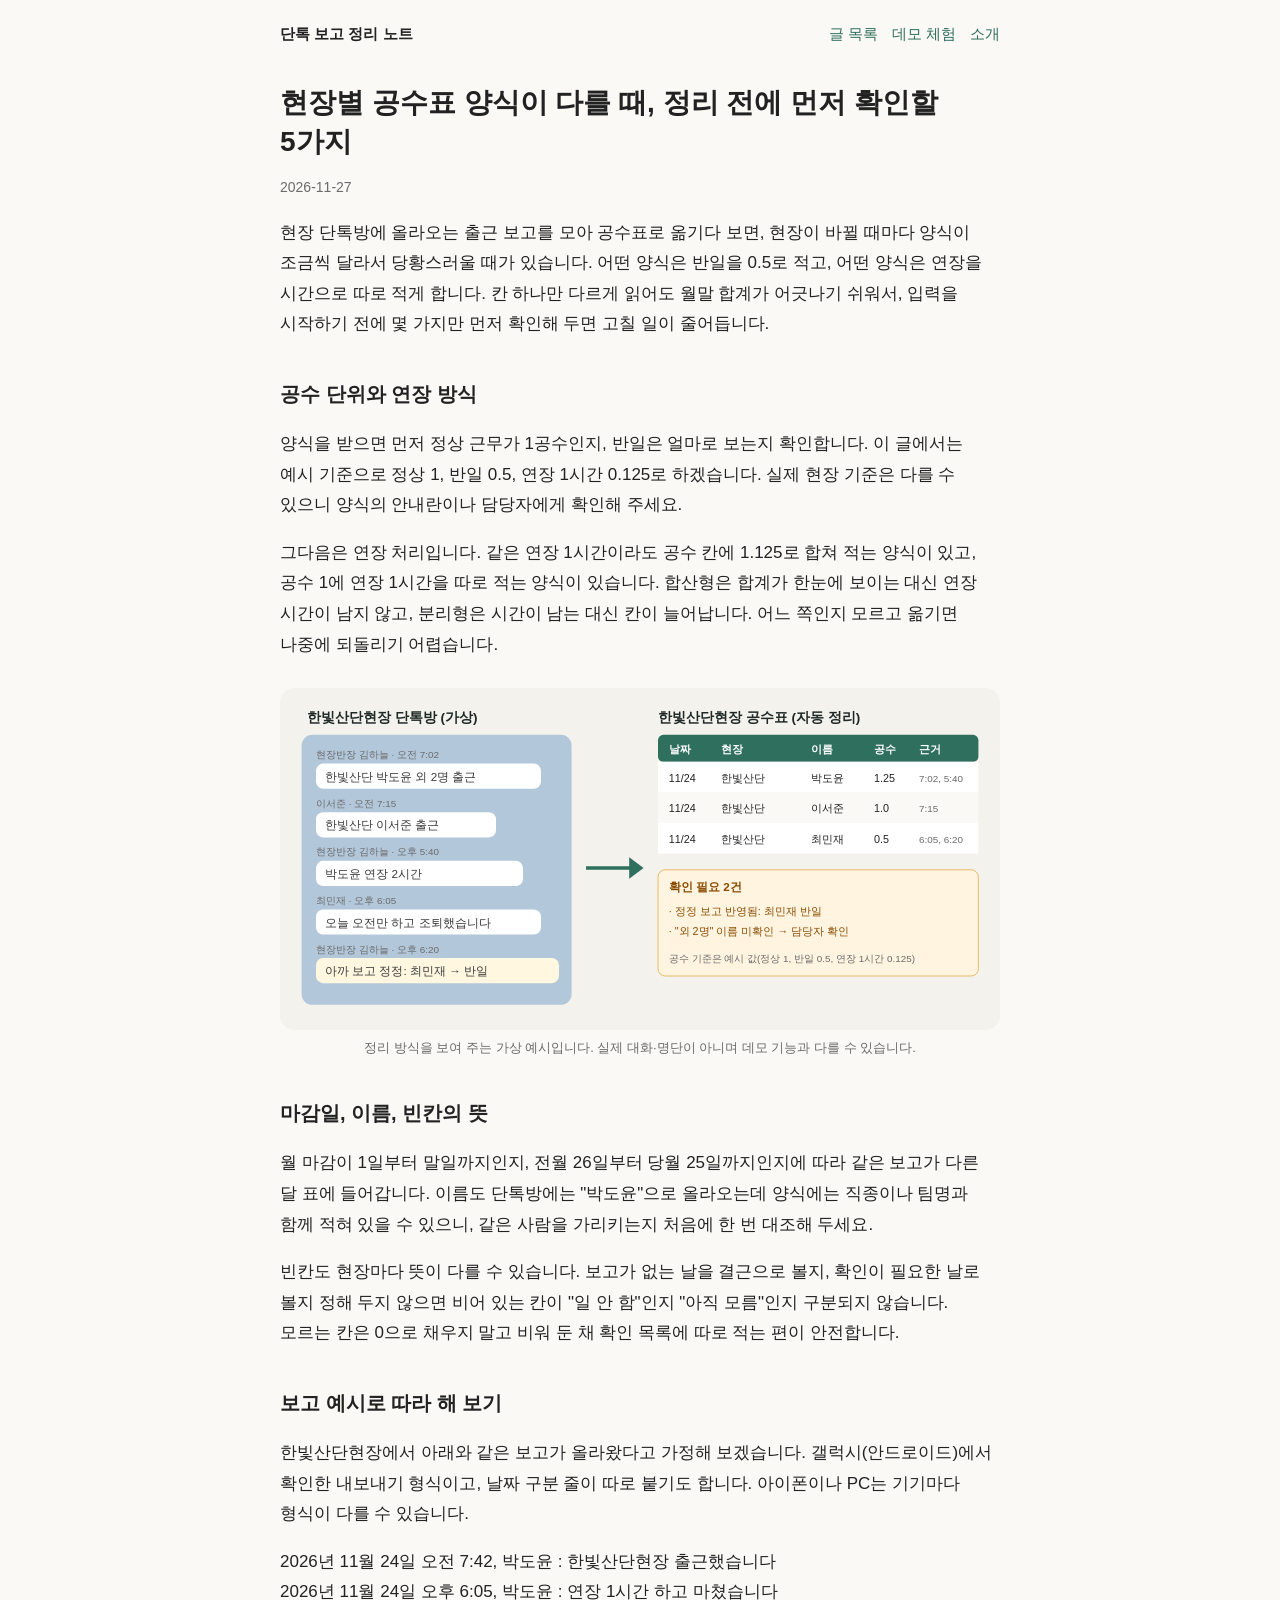
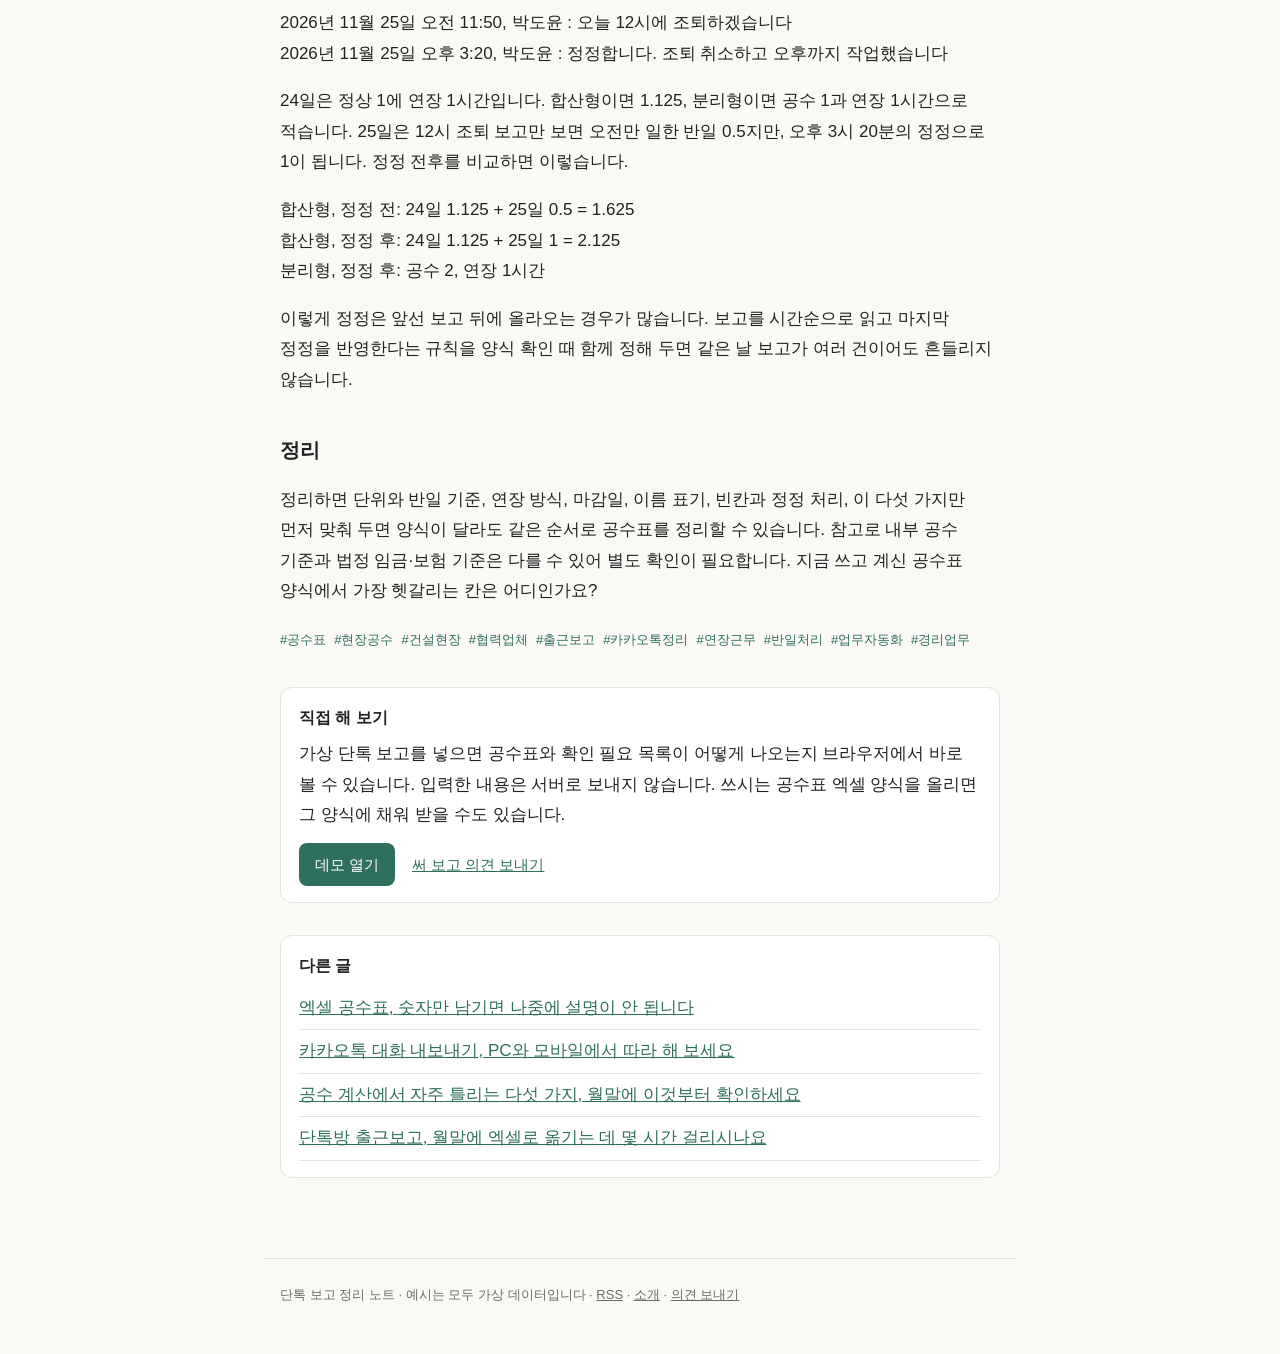
<file: posts/2026-11-27_063908.html>
<!doctype html><html lang="ko"><head><meta charset="utf-8"><meta name="viewport" content="width=device-width,initial-scale=1"><title>현장별 공수표 양식이 다를 때, 정리 전에 먼저 확인할 5가지 | 단톡 보고 정리 노트</title><meta name="description" content="현장 단톡방에 올라오는 출근 보고를 모아 공수표로 옮기다 보면, 현장이 바뀔 때마다 양식이 조금씩 달라서 당황스러울 때가 있습니다. 어떤 양식은 반일을 0.5로 적고, 어떤 양식은 연장을 시간으로 따로 적게 합니다. 칸 하나만 다르게 읽어도 월말 합계…"><link rel="canonical" href="https://xoghd671652.github.io/posts/2026-11-27_063908.html"><link rel="icon" href="/favicon.svg" type="image/svg+xml"><link rel="apple-touch-icon" href="/apple-touch-icon.png"><link rel="alternate" type="application/rss+xml" title="단톡 보고 정리 노트" href="/feed.xml"><link rel="stylesheet" href="/style.css"><meta property="og:type" content="article"><meta property="og:site_name" content="단톡 보고 정리 노트"><meta property="og:title" content="현장별 공수표 양식이 다를 때, 정리 전에 먼저 확인할 5가지"><meta property="og:description" content="현장 단톡방에 올라오는 출근 보고를 모아 공수표로 옮기다 보면, 현장이 바뀔 때마다 양식이 조금씩 달라서 당황스러울 때가 있습니다. 어떤 양식은 반일을 0.5로 적고, 어떤 양식은 연장을 시간으로 따로 적게 합니다. 칸 하나만 다르게 읽어도 월말 합계…"><meta property="og:url" content="https://xoghd671652.github.io/posts/2026-11-27_063908.html"><meta property="og:image" content="https://xoghd671652.github.io/img/og.png"><meta property="og:locale" content="ko_KR"><meta name="twitter:card" content="summary_large_image"><script type="application/ld+json">{"@context": "https://schema.org", "@type": "BlogPosting", "headline": "현장별 공수표 양식이 다를 때, 정리 전에 먼저 확인할 5가지", "datePublished": "2026-11-27", "dateModified": "2026-11-27", "inLanguage": "ko", "image": "https://xoghd671652.github.io/img/og.png", "mainEntityOfPage": "https://xoghd671652.github.io/posts/2026-11-27_063908.html", "author": {"@type": "Organization", "name": "단톡 보고 정리 노트"}, "keywords": "공수표, 현장공수, 건설현장, 협력업체, 출근보고, 카카오톡정리, 연장근무, 반일처리, 업무자동화, 경리업무"}</script><script data-goatcounter="https://dantok-note.goatcounter.com/count" async src="//gc.zgo.at/count.js"></script></head><body><header class="site"><a class="brand" href="/">단톡 보고 정리 노트</a><nav><a href="/">글 목록</a><a href="/demo/">데모 체험</a><a href="/about.html">소개</a></nav></header><main><article><h1>현장별 공수표 양식이 다를 때, 정리 전에 먼저 확인할 5가지</h1><p class='meta'>2026-11-27</p><p>현장 단톡방에 올라오는 출근 보고를 모아 공수표로 옮기다 보면, 현장이 바뀔 때마다 양식이 조금씩 달라서 당황스러울 때가 있습니다. 어떤 양식은 반일을 0.5로 적고, 어떤 양식은 연장을 시간으로 따로 적게 합니다. 칸 하나만 다르게 읽어도 월말 합계가 어긋나기 쉬워서, 입력을 시작하기 전에 몇 가지만 먼저 확인해 두면 고칠 일이 줄어듭니다.</p>
<h2>공수 단위와 연장 방식</h2>
<p>양식을 받으면 먼저 정상 근무가 1공수인지, 반일은 얼마로 보는지 확인합니다. 이 글에서는 예시 기준으로 정상 1, 반일 0.5, 연장 1시간 0.125로 하겠습니다. 실제 현장 기준은 다를 수 있으니 양식의 안내란이나 담당자에게 확인해 주세요.</p>
<p>그다음은 연장 처리입니다. 같은 연장 1시간이라도 공수 칸에 1.125로 합쳐 적는 양식이 있고, 공수 1에 연장 1시간을 따로 적는 양식이 있습니다. 합산형은 합계가 한눈에 보이는 대신 연장 시간이 남지 않고, 분리형은 시간이 남는 대신 칸이 늘어납니다. 어느 쪽인지 모르고 옮기면 나중에 되돌리기 어렵습니다.</p>
<figure><img src="/img/flow.svg" width="800" height="380" loading="lazy" alt="단톡방 출근 보고가 날짜·현장·사람별 공수표와 확인 필요 목록으로 정리되는 예시"><figcaption>정리 방식을 보여 주는 가상 예시입니다. 실제 대화·명단이 아니며 데모 기능과 다를 수 있습니다.</figcaption></figure>
<h2>마감일, 이름, 빈칸의 뜻</h2>
<p>월 마감이 1일부터 말일까지인지, 전월 26일부터 당월 25일까지인지에 따라 같은 보고가 다른 달 표에 들어갑니다. 이름도 단톡방에는 &quot;박도윤&quot;으로 올라오는데 양식에는 직종이나 팀명과 함께 적혀 있을 수 있으니, 같은 사람을 가리키는지 처음에 한 번 대조해 두세요.</p>
<p>빈칸도 현장마다 뜻이 다를 수 있습니다. 보고가 없는 날을 결근으로 볼지, 확인이 필요한 날로 볼지 정해 두지 않으면 비어 있는 칸이 &quot;일 안 함&quot;인지 &quot;아직 모름&quot;인지 구분되지 않습니다. 모르는 칸은 0으로 채우지 말고 비워 둔 채 확인 목록에 따로 적는 편이 안전합니다.</p>
<h2>보고 예시로 따라 해 보기</h2>
<p>한빛산단현장에서 아래와 같은 보고가 올라왔다고 가정해 보겠습니다. 갤럭시(안드로이드)에서 확인한 내보내기 형식이고, 날짜 구분 줄이 따로 붙기도 합니다. 아이폰이나 PC는 기기마다 형식이 다를 수 있습니다.</p>
<p>2026년 11월 24일 오전 7:42, 박도윤 : 한빛산단현장 출근했습니다<br>2026년 11월 24일 오후 6:05, 박도윤 : 연장 1시간 하고 마쳤습니다<br>2026년 11월 25일 오전 11:50, 박도윤 : 오늘 12시에 조퇴하겠습니다<br>2026년 11월 25일 오후 3:20, 박도윤 : 정정합니다. 조퇴 취소하고 오후까지 작업했습니다</p>
<p>24일은 정상 1에 연장 1시간입니다. 합산형이면 1.125, 분리형이면 공수 1과 연장 1시간으로 적습니다. 25일은 12시 조퇴 보고만 보면 오전만 일한 반일 0.5지만, 오후 3시 20분의 정정으로 1이 됩니다. 정정 전후를 비교하면 이렇습니다.</p>
<p>합산형, 정정 전: 24일 1.125 + 25일 0.5 = 1.625<br>합산형, 정정 후: 24일 1.125 + 25일 1 = 2.125<br>분리형, 정정 후: 공수 2, 연장 1시간</p>
<p>이렇게 정정은 앞선 보고 뒤에 올라오는 경우가 많습니다. 보고를 시간순으로 읽고 마지막 정정을 반영한다는 규칙을 양식 확인 때 함께 정해 두면 같은 날 보고가 여러 건이어도 흔들리지 않습니다.</p>
<h2>정리</h2>
<p>정리하면 단위와 반일 기준, 연장 방식, 마감일, 이름 표기, 빈칸과 정정 처리, 이 다섯 가지만 먼저 맞춰 두면 양식이 달라도 같은 순서로 공수표를 정리할 수 있습니다. 참고로 내부 공수 기준과 법정 임금·보험 기준은 다를 수 있어 별도 확인이 필요합니다. 지금 쓰고 계신 공수표 양식에서 가장 헷갈리는 칸은 어디인가요?</p><p class='tags'><span>#공수표</span><span>#현장공수</span><span>#건설현장</span><span>#협력업체</span><span>#출근보고</span><span>#카카오톡정리</span><span>#연장근무</span><span>#반일처리</span><span>#업무자동화</span><span>#경리업무</span></p></article><div class="box"><h3>직접 해 보기</h3><p>가상 단톡 보고를 넣으면 공수표와 확인 필요 목록이 어떻게 나오는지 브라우저에서 바로 볼 수 있습니다. 입력한 내용은 서버로 보내지 않습니다. 쓰시는 공수표 엑셀 양식을 올리면 그 양식에 채워 받을 수도 있습니다.</p><a class="btn" href="/demo/">데모 열기</a> <a href="https://docs.google.com/forms/d/e/1FAIpQLSdQNMnfW-nzIn9C7QTbSGf43SFmTXpxIgmlXTtVx63_FjBW1A/viewform" target="_blank" rel="noopener" style="margin-left:12px;font-size:15px">써 보고 의견 보내기</a></div><div class="box"><h3>다른 글</h3><ul class="list" style="margin:0"><li style='padding:6px 0'><a href='/posts/2026-11-25_063004.html'>엑셀 공수표, 숫자만 남기면 나중에 설명이 안 됩니다</a></li><li style='padding:6px 0'><a href='/posts/2026-11-24_230509.html'>카카오톡 대화 내보내기, PC와 모바일에서 따라 해 보세요</a></li><li style='padding:6px 0'><a href='/posts/2026-11-24_1603.html'>공수 계산에서 자주 틀리는 다섯 가지, 월말에 이것부터 확인하세요</a></li><li style='padding:6px 0'><a href='/posts/2026-11-24_1601.html'>단톡방 출근보고, 월말에 엑셀로 옮기는 데 몇 시간 걸리시나요</a></li></ul></div></main><footer class="site">단톡 보고 정리 노트 · 예시는 모두 가상 데이터입니다 · <a href="/feed.xml">RSS</a> · <a href="/about.html">소개</a> · <a href="https://docs.google.com/forms/d/e/1FAIpQLSdQNMnfW-nzIn9C7QTbSGf43SFmTXpxIgmlXTtVx63_FjBW1A/viewform" target="_blank" rel="noopener">의견 보내기</a></footer></body></html>
</file>
<file: style.css>
:root{--bg:#faf9f6;--fg:#222;--muted:#6b6b6b;--line:#e5e2dc;--accent:#2f6f5e;--card:#fff;--note:#fff7e6}
@media (prefers-color-scheme:dark){:root{--bg:#17171a;--fg:#e8e8ea;--muted:#a0a0a8;--line:#333;--accent:#8fd3bd;--card:#212126;--note:#2b2618}}
body{margin:0;background:var(--bg);color:var(--fg);font:17px/1.8 -apple-system,'Apple SD Gothic Neo','Malgun Gothic',sans-serif;word-break:keep-all;overflow-wrap:anywhere}
main{max-width:720px;margin:auto;padding:8px 16px 48px}a{color:var(--accent)}
header.site{max-width:720px;margin:auto;padding:20px 16px 0;display:flex;flex-wrap:wrap;gap:6px 18px;align-items:center;font-size:15px}
header.site .brand{font-weight:700;color:var(--fg);text-decoration:none;margin-right:auto}
header.site nav a{margin-left:14px;text-decoration:none}header.site nav a:first-child{margin-left:0}
h1{font-size:28px;line-height:1.4;margin:28px 0 8px}h2{font-size:20px;margin-top:36px}
.meta{color:var(--muted);font-size:14px}.intro{color:var(--muted)}
.tags span{display:inline-block;font-size:13px;color:var(--accent);margin:0 8px 4px 0}
ul.list{list-style:none;padding:0}ul.list li{padding:14px 0;border-bottom:1px solid var(--line)}
figure{margin:28px 0}figure img{width:100%;height:auto;border-radius:12px;display:block}
figcaption{color:var(--muted);font-size:13px;margin-top:6px;text-align:center}
.box{background:var(--card);border:1px solid var(--line);border-radius:12px;padding:16px 18px;margin:32px 0}
.box h3{margin:0 0 6px;font-size:16px}.box p{margin:0 0 6px}
.btn{display:inline-block;background:#2f6f5e;color:#fff !important;text-decoration:none;border-radius:8px;padding:8px 16px;font-size:15px;margin-top:6px}
.notice{background:var(--note);border-radius:8px;padding:10px 14px;font-size:14px;color:var(--muted)}
footer.site{max-width:720px;margin:auto;padding:24px 16px 48px;border-top:1px solid var(--line);color:var(--muted);font-size:13px}
footer.site a{color:var(--muted)}
</file>
